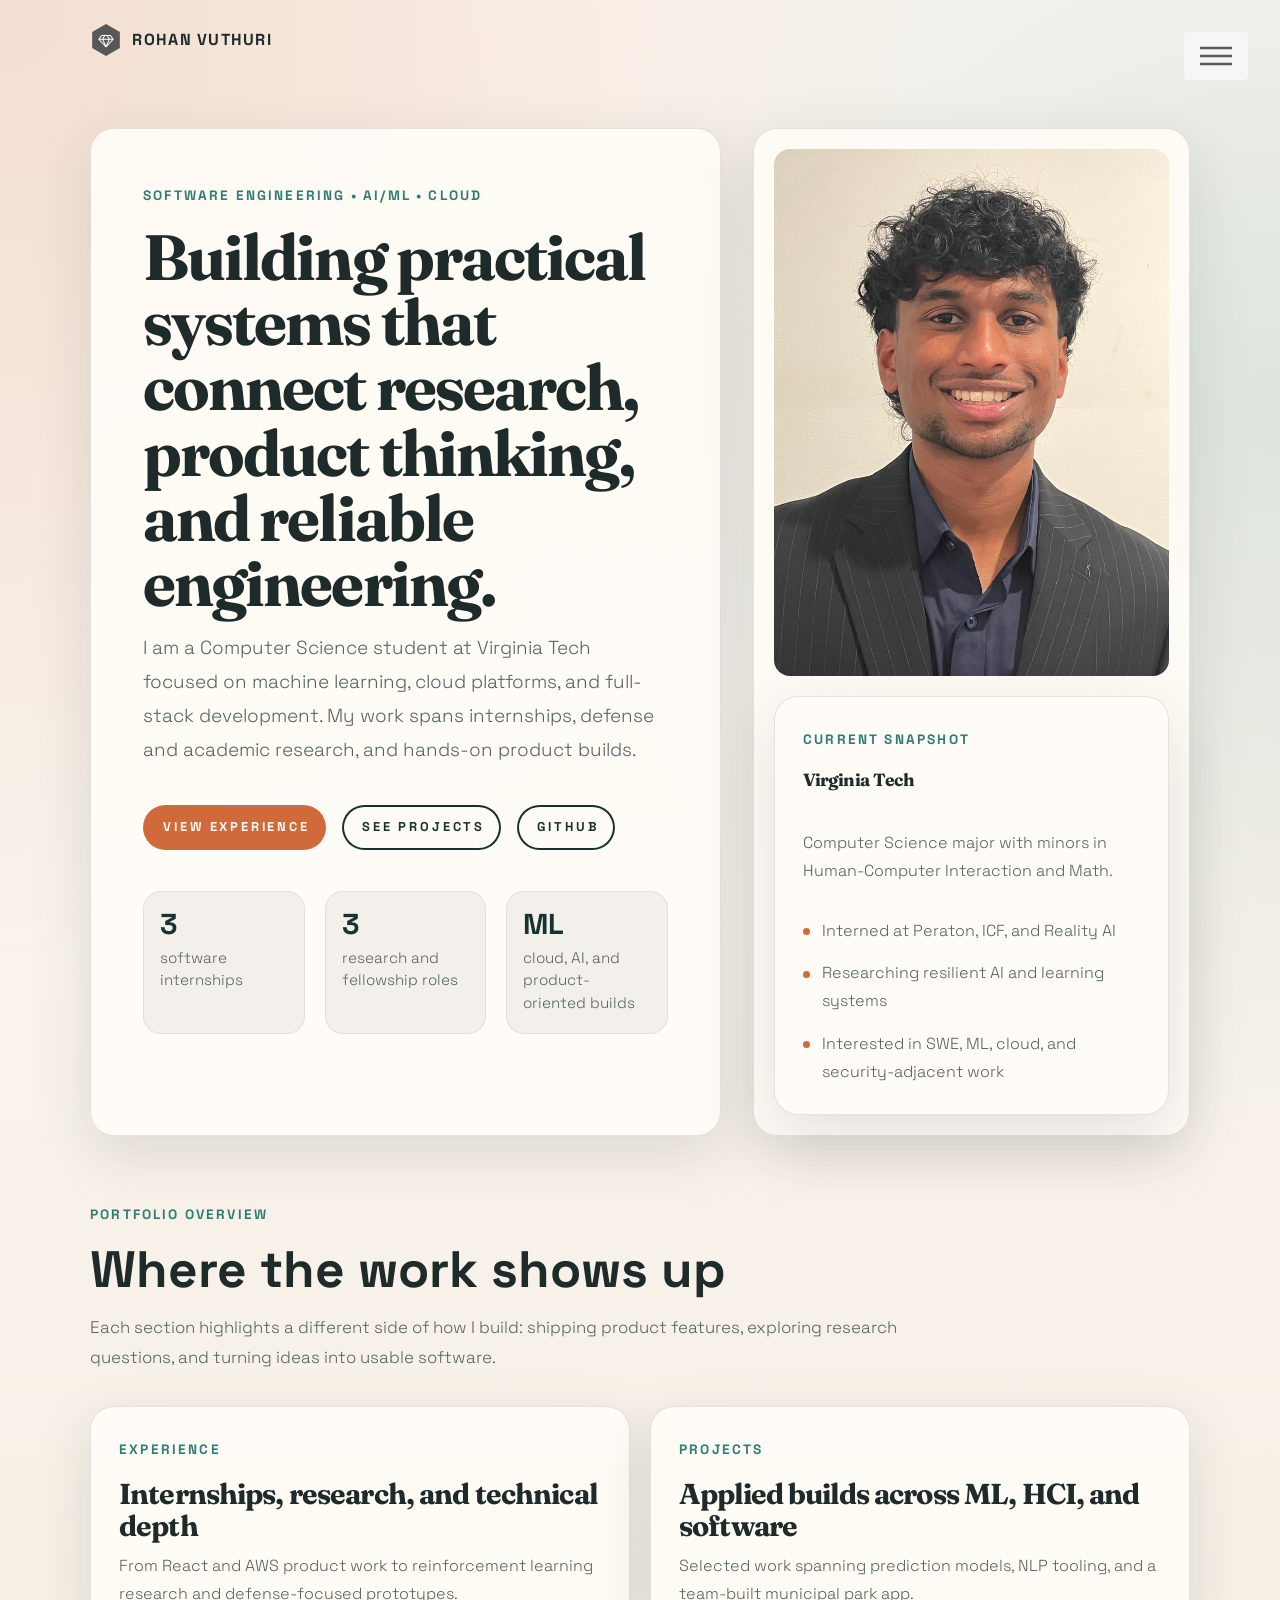
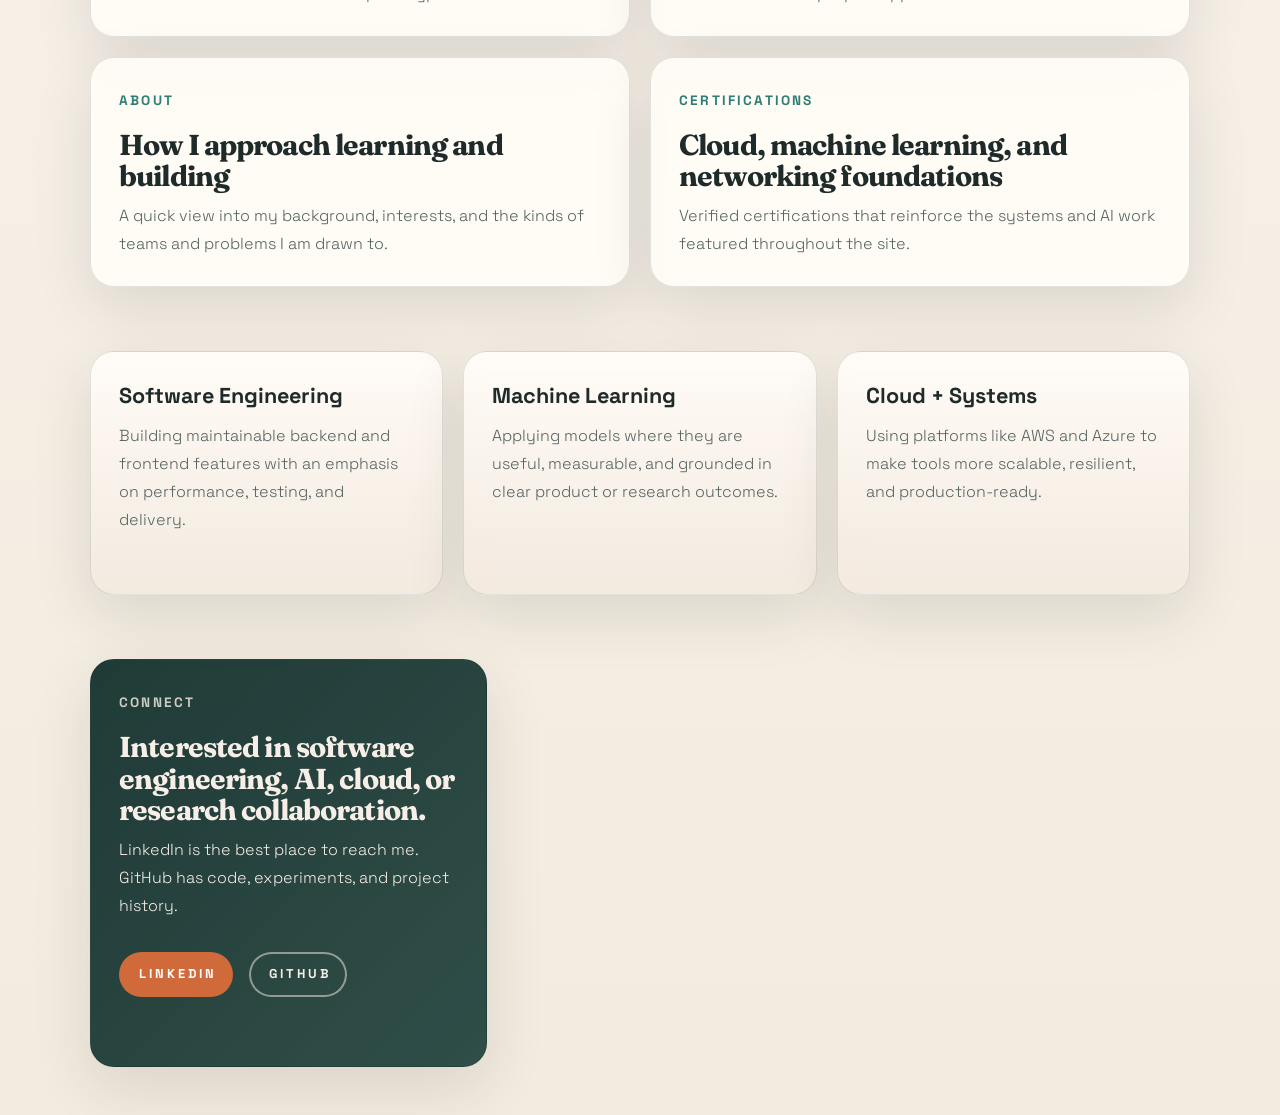
<file: index.html>
<!DOCTYPE HTML>
<!--
	Phantom by HTML5 UP
	html5up.net | @ajlkn
	Free for personal and commercial use under the CCA 3.0 license (html5up.net/license)
-->
<html lang="en">
	<head>
		<title>Rohan Vuthuri | Software Engineer Portfolio</title>
		<meta charset="utf-8" />
		<meta name="viewport" content="width=device-width, initial-scale=1, user-scalable=no" />
		<meta name="description" content="Portfolio for Rohan Vuthuri featuring software engineering experience, machine learning projects, research, and certifications." />
		<link rel="stylesheet" href="assets/css/main.css" />
		<link rel="stylesheet" href="assets/css/custom.css" />
		<noscript><link rel="stylesheet" href="assets/css/noscript.css" /></noscript>
	</head>
	<body class="is-preload page-home">
		<div id="wrapper">
			<header id="header">
				<div class="inner">
					<a href="index.html" class="logo">
						<span class="symbol"><img src="images/logo.svg" alt="Rohan Vuthuri logo" /></span><span class="title">Rohan Vuthuri</span>
					</a>
					<nav>
						<ul>
							<li><a href="#menu">Menu</a></li>
						</ul>
					</nav>
				</div>
			</header>

			<nav id="menu">
				<h2>Menu</h2>
				<ul>
					<li><a href="index.html" aria-current="page">Home</a></li>
					<li><a href="aboutme.html">About Me</a></li>
					<li><a href="experience.html">Experience</a></li>
					<li><a href="projects.html">Projects</a></li>
					<li><a href="certifications.html">Certifications</a></li>
				</ul>
			</nav>

			<div id="main">
				<div class="inner">
					<section class="hero hero-home">
						<div class="hero-copy">
							<p class="eyebrow">Software Engineering • AI/ML • Cloud</p>
							<h1>Building practical systems that connect research, product thinking, and reliable engineering.</h1>
							<p class="lead">I am a Computer Science student at Virginia Tech focused on machine learning, cloud platforms, and full-stack development. My work spans internships, defense and academic research, and hands-on product builds.</p>
							<ul class="actions hero-actions">
								<li><a href="experience.html" class="button primary">View Experience</a></li>
								<li><a href="projects.html" class="button">See Projects</a></li>
								<li><a href="https://github.com/rohanvuthuri" class="button" target="_blank" rel="noreferrer">GitHub</a></li>
							</ul>
							<div class="hero-stats">
								<div class="stat-card">
									<span class="stat-value">3</span>
									<span class="stat-label">software internships</span>
								</div>
								<div class="stat-card">
									<span class="stat-value">3</span>
									<span class="stat-label">research and fellowship roles</span>
								</div>
								<div class="stat-card">
									<span class="stat-value">ML</span>
									<span class="stat-label">cloud, AI, and product-oriented builds</span>
								</div>
							</div>
						</div>
						<aside class="profile-panel">
							<div class="profile-image-wrap">
								<img src="images/Profile.jpeg" alt="Portrait of Rohan Vuthuri" class="profile-image" />
							</div>
							<div class="panel-card">
								<p class="eyebrow">Current Snapshot</p>
								<h2>Virginia Tech</h2>
								<p>Computer Science major with minors in Human-Computer Interaction and Math.</p>
								<ul class="fact-list">
									<li>Interned at Peraton, ICF, and Reality AI</li>
									<li>Researching resilient AI and learning systems</li>
									<li>Interested in SWE, ML, cloud, and security-adjacent work</li>
								</ul>
							</div>
						</aside>
					</section>

					<section class="section-block">
						<div class="section-header">
							<p class="eyebrow">Portfolio Overview</p>
							<h2>Where the work shows up</h2>
							<p class="section-intro">Each section highlights a different side of how I build: shipping product features, exploring research questions, and turning ideas into usable software.</p>
						</div>
						<div class="spotlight-grid">
							<article class="feature-card">
								<p class="card-kicker">Experience</p>
								<h3><a href="experience.html">Internships, research, and technical depth</a></h3>
								<p>From React and AWS product work to reinforcement learning research and defense-focused prototypes.</p>
							</article>
							<article class="feature-card">
								<p class="card-kicker">Projects</p>
								<h3><a href="projects.html">Applied builds across ML, HCI, and software</a></h3>
								<p>Selected work spanning prediction models, NLP tooling, and a team-built municipal park app.</p>
							</article>
							<article class="feature-card">
								<p class="card-kicker">About</p>
								<h3><a href="aboutme.html">How I approach learning and building</a></h3>
								<p>A quick view into my background, interests, and the kinds of teams and problems I am drawn to.</p>
							</article>
							<article class="feature-card">
								<p class="card-kicker">Certifications</p>
								<h3><a href="certifications.html">Cloud, machine learning, and networking foundations</a></h3>
								<p>Verified certifications that reinforce the systems and AI work featured throughout the site.</p>
							</article>
						</div>
					</section>

					<section class="focus-strip">
						<div class="focus-card">
							<h3>Software Engineering</h3>
							<p>Building maintainable backend and frontend features with an emphasis on performance, testing, and delivery.</p>
						</div>
						<div class="focus-card">
							<h3>Machine Learning</h3>
							<p>Applying models where they are useful, measurable, and grounded in clear product or research outcomes.</p>
						</div>
						<div class="focus-card">
							<h3>Cloud + Systems</h3>
							<p>Using platforms like AWS and Azure to make tools more scalable, resilient, and production-ready.</p>
						</div>
					</section>
				</div>
			</div>

			<footer id="footer">
				<div class="inner">
					<div class="site-footer-grid">
						<section class="footer-card footer-cta">
							<p class="eyebrow">Connect</p>
							<h2>Interested in software engineering, AI, cloud, or research collaboration.</h2>
							<p>LinkedIn is the best place to reach me. GitHub has code, experiments, and project history.</p>
							<ul class="actions">
								<li><a href="https://www.linkedin.com/in/rohan-vuthuri/" class="button primary" target="_blank" rel="noreferrer">LinkedIn</a></li>
								<li><a href="https://github.com/rohanvuthuri" class="button" target="_blank" rel="noreferrer">GitHub</a></li>
							</ul>
						</section>
					</div>
				</div>
			</footer>
		</div>

		<script src="assets/js/jquery.min.js"></script>
		<script src="assets/js/browser.min.js"></script>
		<script src="assets/js/breakpoints.min.js"></script>
		<script src="assets/js/util.js"></script>
		<script src="assets/js/main.js"></script>
	</body>
</html>
</file>
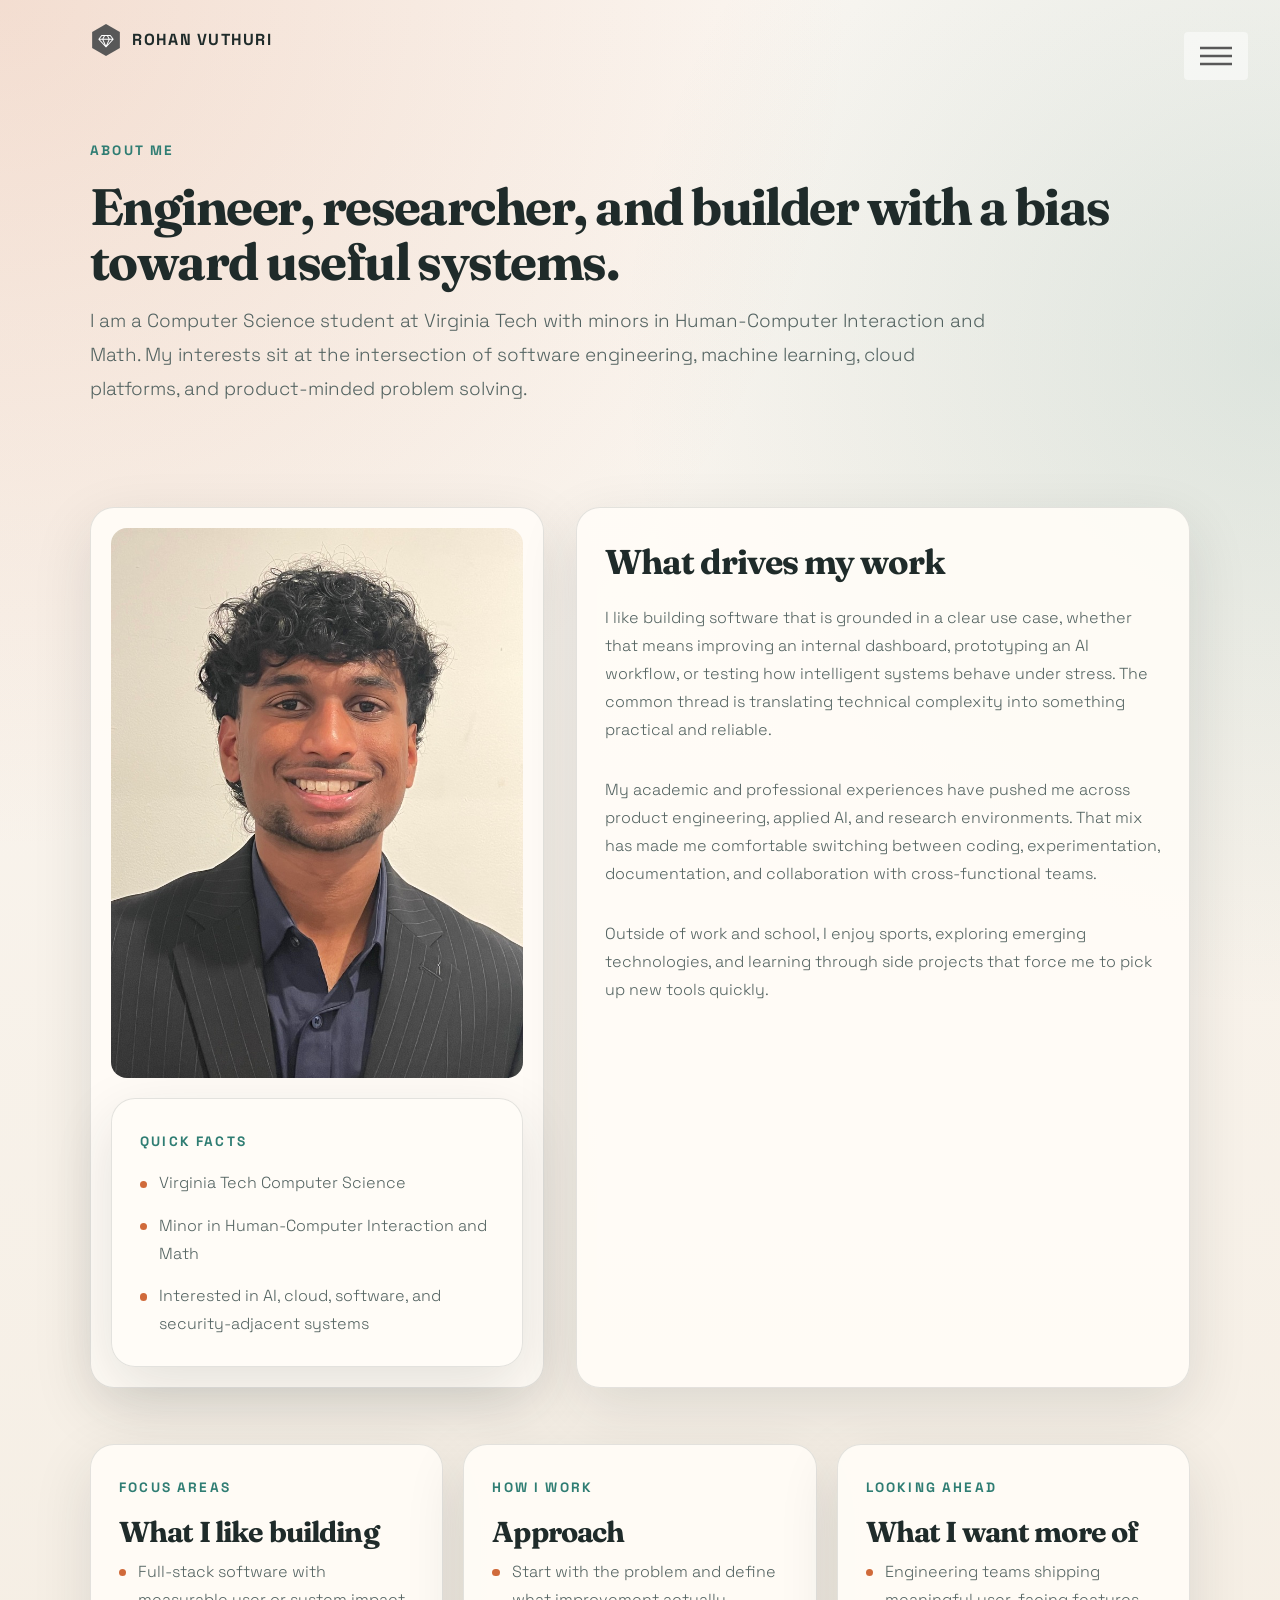
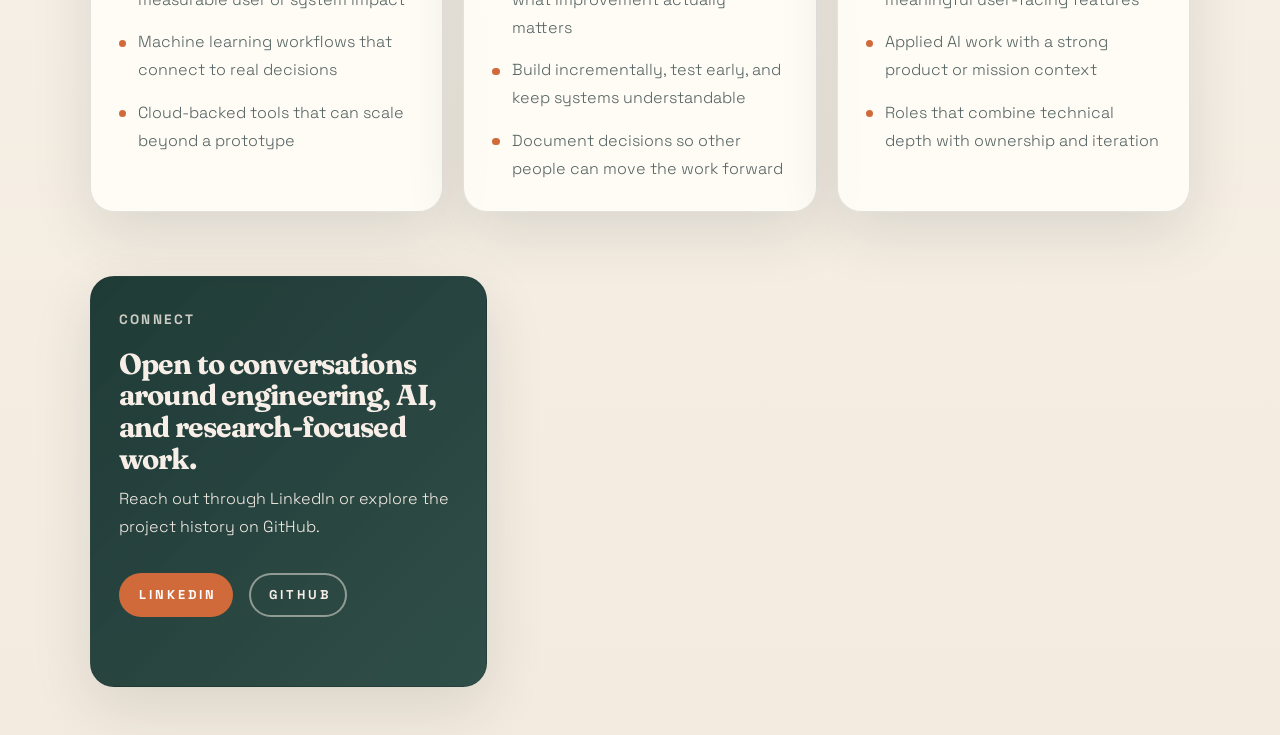
<file: aboutme.html>
<!DOCTYPE HTML>
<!--
	Phantom by HTML5 UP
	html5up.net | @ajlkn
	Free for personal and commercial use under the CCA 3.0 license (html5up.net/license)
-->
<html lang="en">
	<head>
		<title>About Rohan Vuthuri</title>
		<meta charset="utf-8" />
		<meta name="viewport" content="width=device-width, initial-scale=1, user-scalable=no" />
		<meta name="description" content="About Rohan Vuthuri, a Virginia Tech Computer Science student focused on machine learning, cloud computing, and software development." />
		<link rel="stylesheet" href="assets/css/main.css" />
		<link rel="stylesheet" href="assets/css/custom.css" />
		<noscript><link rel="stylesheet" href="assets/css/noscript.css" /></noscript>
	</head>
	<body class="is-preload">
		<div id="wrapper">
			<header id="header">
				<div class="inner">
					<a href="index.html" class="logo">
						<span class="symbol"><img src="images/logo.svg" alt="Rohan Vuthuri logo" /></span><span class="title">Rohan Vuthuri</span>
					</a>
					<nav>
						<ul>
							<li><a href="#menu">Menu</a></li>
						</ul>
					</nav>
				</div>
			</header>

			<nav id="menu">
				<h2>Menu</h2>
				<ul>
					<li><a href="index.html">Home</a></li>
					<li><a href="aboutme.html" aria-current="page">About Me</a></li>
					<li><a href="experience.html">Experience</a></li>
					<li><a href="projects.html">Projects</a></li>
					<li><a href="certifications.html">Certifications</a></li>
				</ul>
			</nav>

			<div id="main">
				<div class="inner">
					<section class="page-intro">
						<p class="eyebrow">About Me</p>
						<h1>Engineer, researcher, and builder with a bias toward useful systems.</h1>
						<p class="lead">I am a Computer Science student at Virginia Tech with minors in Human-Computer Interaction and Math. My interests sit at the intersection of software engineering, machine learning, cloud platforms, and product-minded problem solving.</p>
					</section>

					<section class="about-layout">
						<aside class="profile-panel">
							<div class="profile-image-wrap profile-image-wrap-large">
								<img src="images/Profile.jpeg" alt="Portrait of Rohan Vuthuri" class="profile-image" />
							</div>
							<div class="panel-card">
								<p class="eyebrow">Quick Facts</p>
								<ul class="fact-list">
									<li>Virginia Tech Computer Science</li>
									<li>Minor in Human-Computer Interaction and Math</li>
									<li>Interested in AI, cloud, software, and security-adjacent systems</li>
								</ul>
							</div>
						</aside>
						<div class="bio-card">
							<h2>What drives my work</h2>
							<p>I like building software that is grounded in a clear use case, whether that means improving an internal dashboard, prototyping an AI workflow, or testing how intelligent systems behave under stress. The common thread is translating technical complexity into something practical and reliable.</p>
							<p>My academic and professional experiences have pushed me across product engineering, applied AI, and research environments. That mix has made me comfortable switching between coding, experimentation, documentation, and collaboration with cross-functional teams.</p>
							<p>Outside of work and school, I enjoy sports, exploring emerging technologies, and learning through side projects that force me to pick up new tools quickly.</p>
						</div>
					</section>

					<section class="detail-grid">
						<article class="detail-card">
							<p class="card-kicker">Focus Areas</p>
							<h3>What I like building</h3>
							<ul class="impact-list">
								<li>Full-stack software with measurable user or system impact</li>
								<li>Machine learning workflows that connect to real decisions</li>
								<li>Cloud-backed tools that can scale beyond a prototype</li>
							</ul>
						</article>
						<article class="detail-card">
							<p class="card-kicker">How I Work</p>
							<h3>Approach</h3>
							<ul class="impact-list">
								<li>Start with the problem and define what improvement actually matters</li>
								<li>Build incrementally, test early, and keep systems understandable</li>
								<li>Document decisions so other people can move the work forward</li>
							</ul>
						</article>
						<article class="detail-card">
							<p class="card-kicker">Looking Ahead</p>
							<h3>What I want more of</h3>
							<ul class="impact-list">
								<li>Engineering teams shipping meaningful user-facing features</li>
								<li>Applied AI work with a strong product or mission context</li>
								<li>Roles that combine technical depth with ownership and iteration</li>
							</ul>
						</article>
					</section>
				</div>
			</div>

			<footer id="footer">
				<div class="inner">
					<div class="site-footer-grid">
						<section class="footer-card footer-cta">
							<p class="eyebrow">Connect</p>
							<h2>Open to conversations around engineering, AI, and research-focused work.</h2>
							<p>Reach out through LinkedIn or explore the project history on GitHub.</p>
							<ul class="actions">
								<li><a href="https://www.linkedin.com/in/rohan-vuthuri/" class="button primary" target="_blank" rel="noreferrer">LinkedIn</a></li>
								<li><a href="https://github.com/rohanvuthuri" class="button" target="_blank" rel="noreferrer">GitHub</a></li>
							</ul>
						</section>
					</div>
				</div>
			</footer>
		</div>

		<script src="assets/js/jquery.min.js"></script>
		<script src="assets/js/browser.min.js"></script>
		<script src="assets/js/breakpoints.min.js"></script>
		<script src="assets/js/util.js"></script>
		<script src="assets/js/main.js"></script>
	</body>
</html>
</file>
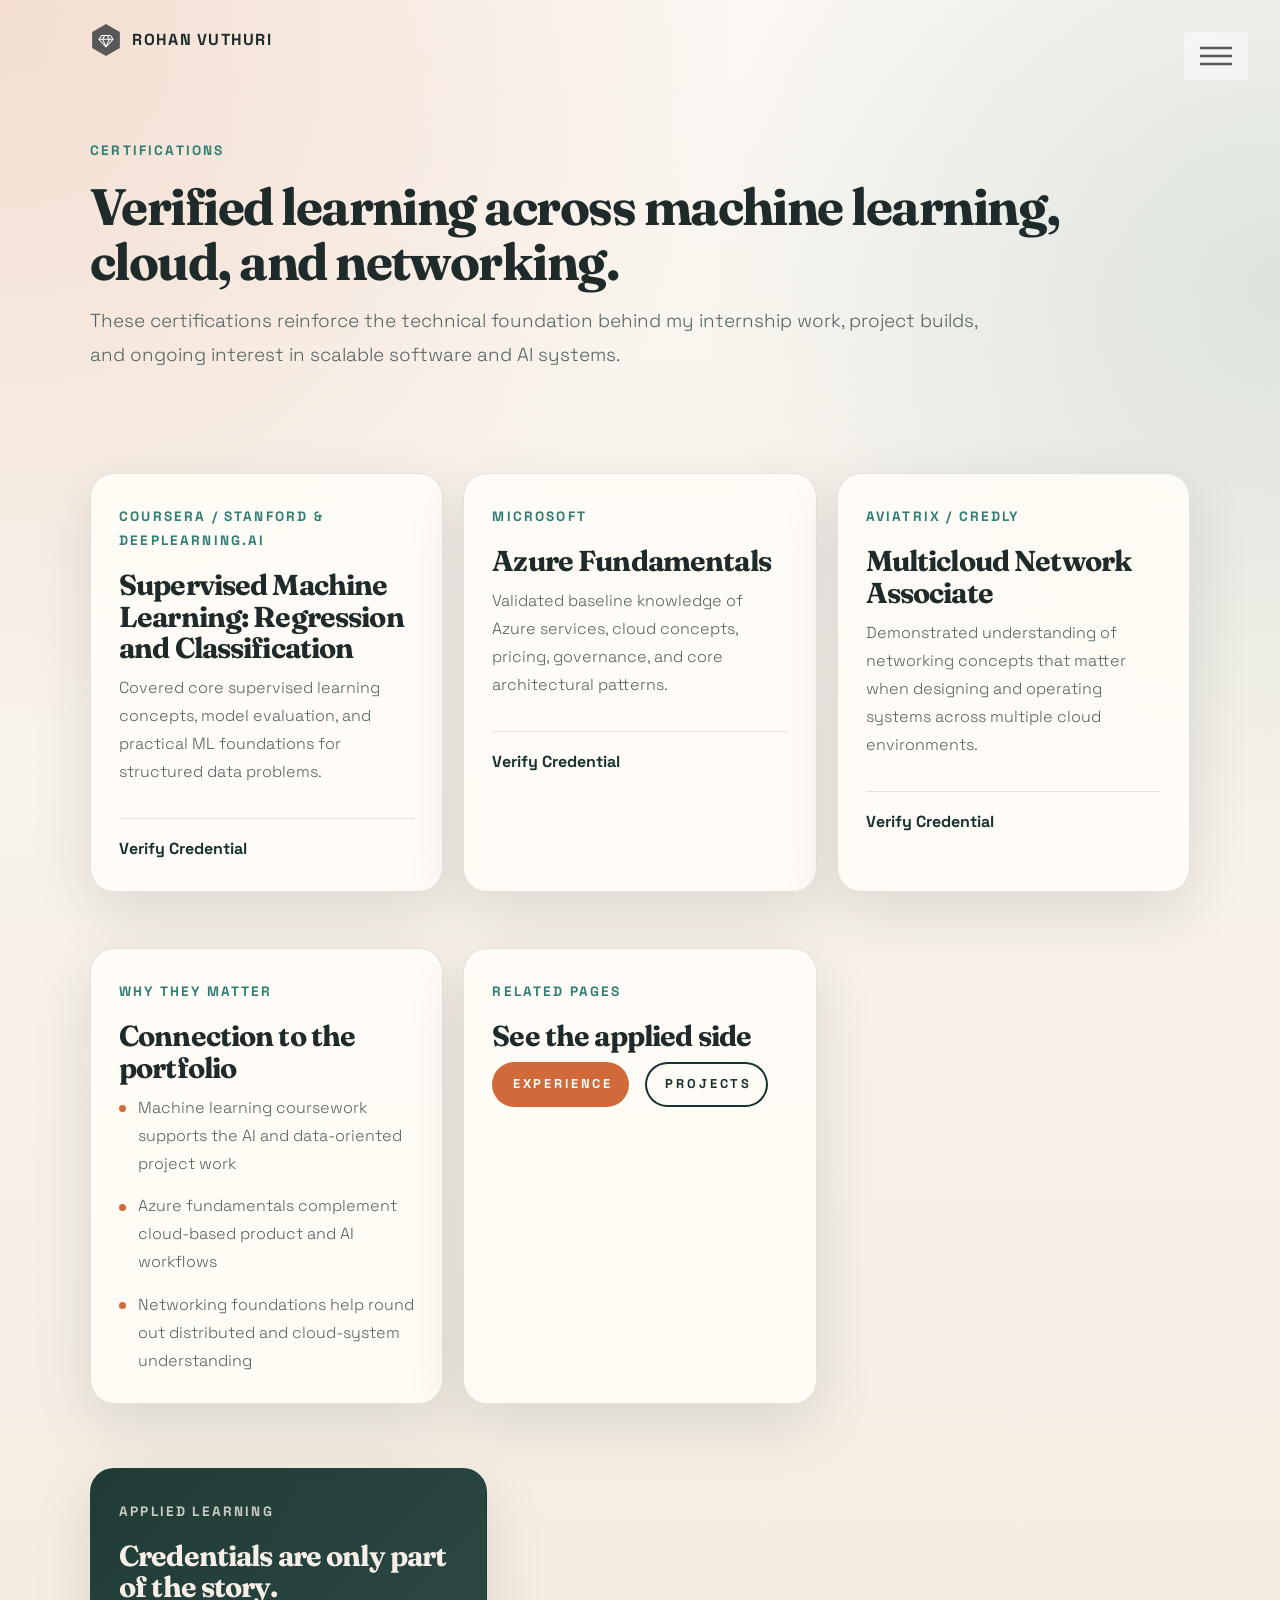
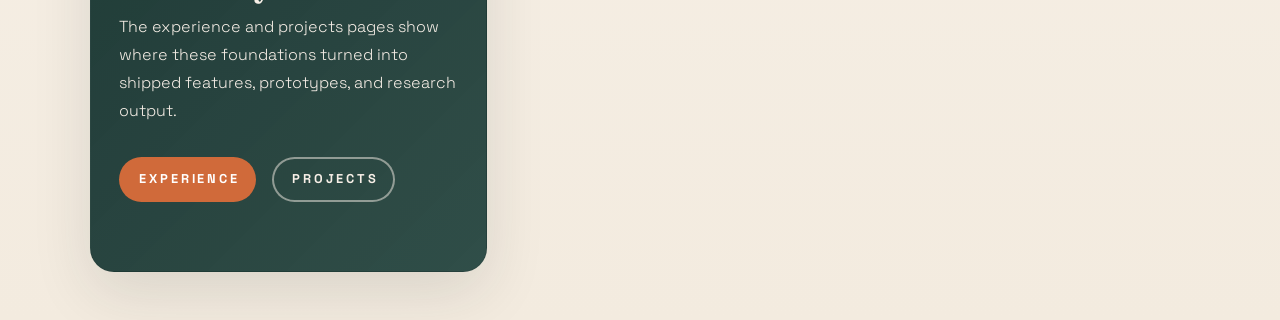
<file: certifications.html>
<!DOCTYPE HTML>
<!--
	Phantom by HTML5 UP
	html5up.net | @ajlkn
	Free for personal and commercial use under the CCA 3.0 license (html5up.net/license)
-->
<html lang="en">
	<head>
		<title>Certifications | Rohan Vuthuri</title>
		<meta charset="utf-8" />
		<meta name="viewport" content="width=device-width, initial-scale=1, user-scalable=no" />
		<meta name="description" content="Certifications earned by Rohan Vuthuri across machine learning, Azure cloud fundamentals, and networking." />
		<link rel="stylesheet" href="assets/css/main.css" />
		<link rel="stylesheet" href="assets/css/custom.css" />
		<noscript><link rel="stylesheet" href="assets/css/noscript.css" /></noscript>
	</head>
	<body class="is-preload">
		<div id="wrapper">
			<header id="header">
				<div class="inner">
					<a href="index.html" class="logo">
						<span class="symbol"><img src="images/logo.svg" alt="Rohan Vuthuri logo" /></span><span class="title">Rohan Vuthuri</span>
					</a>
					<nav>
						<ul>
							<li><a href="#menu">Menu</a></li>
						</ul>
					</nav>
				</div>
			</header>

			<nav id="menu">
				<h2>Menu</h2>
				<ul>
					<li><a href="index.html">Home</a></li>
					<li><a href="aboutme.html">About Me</a></li>
					<li><a href="experience.html">Experience</a></li>
					<li><a href="projects.html">Projects</a></li>
					<li><a href="certifications.html" aria-current="page">Certifications</a></li>
				</ul>
			</nav>

			<div id="main">
				<div class="inner">
					<section class="page-intro">
						<p class="eyebrow">Certifications</p>
						<h1>Verified learning across machine learning, cloud, and networking.</h1>
						<p class="lead">These certifications reinforce the technical foundation behind my internship work, project builds, and ongoing interest in scalable software and AI systems.</p>
					</section>

					<section class="cert-grid">
						<article class="cert-card">
							<p class="card-kicker">Coursera / Stanford &amp; DeepLearning.AI</p>
							<h2>Supervised Machine Learning: Regression and Classification</h2>
							<p>Covered core supervised learning concepts, model evaluation, and practical ML foundations for structured data problems.</p>
							<div class="card-footer">
								<a href="https://www.coursera.org/account/accomplishments/verify/8PU83XEKJ97Y" target="_blank" rel="noreferrer">Verify Credential</a>
							</div>
						</article>

						<article class="cert-card">
							<p class="card-kicker">Microsoft</p>
							<h2>Azure Fundamentals</h2>
							<p>Validated baseline knowledge of Azure services, cloud concepts, pricing, governance, and core architectural patterns.</p>
							<div class="card-footer">
								<a href="https://learn.microsoft.com/en-us/users/rohanvuthuri-3556/credentials/80da9455d959db24?ref=https%3A%2F%2Fwww.linkedin.com%2F" target="_blank" rel="noreferrer">Verify Credential</a>
							</div>
						</article>

						<article class="cert-card">
							<p class="card-kicker">Aviatrix / Credly</p>
							<h2>Multicloud Network Associate</h2>
							<p>Demonstrated understanding of networking concepts that matter when designing and operating systems across multiple cloud environments.</p>
							<div class="card-footer">
								<a href="https://www.credly.com/badges/32128061-4f5d-4d9d-bfc5-4a6bb08ecc81" target="_blank" rel="noreferrer">Verify Credential</a>
							</div>
						</article>
					</section>

					<section class="detail-grid">
						<article class="detail-card">
							<p class="card-kicker">Why They Matter</p>
							<h3>Connection to the portfolio</h3>
							<ul class="impact-list">
								<li>Machine learning coursework supports the AI and data-oriented project work</li>
								<li>Azure fundamentals complement cloud-based product and AI workflows</li>
								<li>Networking foundations help round out distributed and cloud-system understanding</li>
							</ul>
						</article>
						<article class="detail-card">
							<p class="card-kicker">Related Pages</p>
							<h3>See the applied side</h3>
							<ul class="actions">
								<li><a href="experience.html" class="button primary">Experience</a></li>
								<li><a href="projects.html" class="button">Projects</a></li>
							</ul>
						</article>
					</section>
				</div>
			</div>

			<footer id="footer">
				<div class="inner">
					<div class="site-footer-grid">
						<section class="footer-card footer-cta">
							<p class="eyebrow">Applied Learning</p>
							<h2>Credentials are only part of the story.</h2>
							<p>The experience and projects pages show where these foundations turned into shipped features, prototypes, and research output.</p>
							<ul class="actions">
								<li><a href="experience.html" class="button primary">Experience</a></li>
								<li><a href="projects.html" class="button">Projects</a></li>
							</ul>
						</section>
					</div>
				</div>
			</footer>
		</div>

		<script src="assets/js/jquery.min.js"></script>
		<script src="assets/js/browser.min.js"></script>
		<script src="assets/js/breakpoints.min.js"></script>
		<script src="assets/js/util.js"></script>
		<script src="assets/js/main.js"></script>
	</body>
</html>
</file>
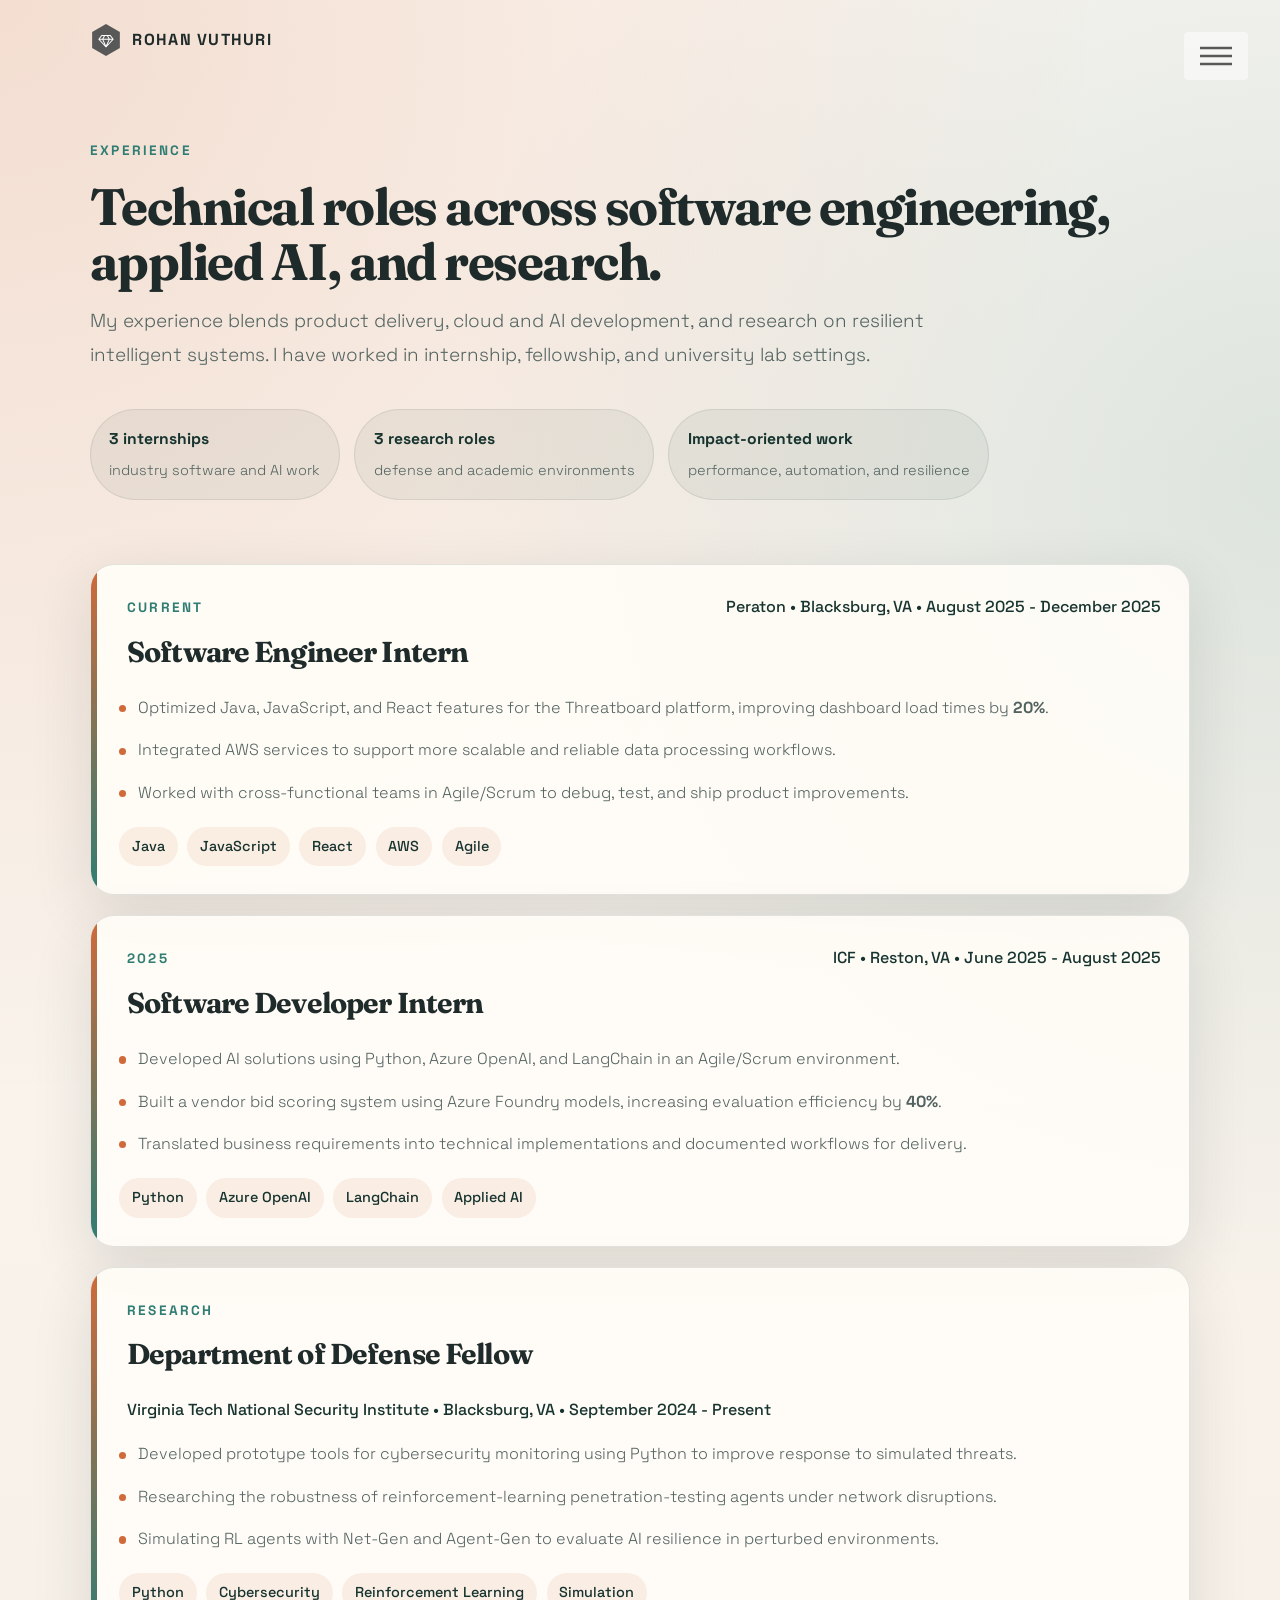
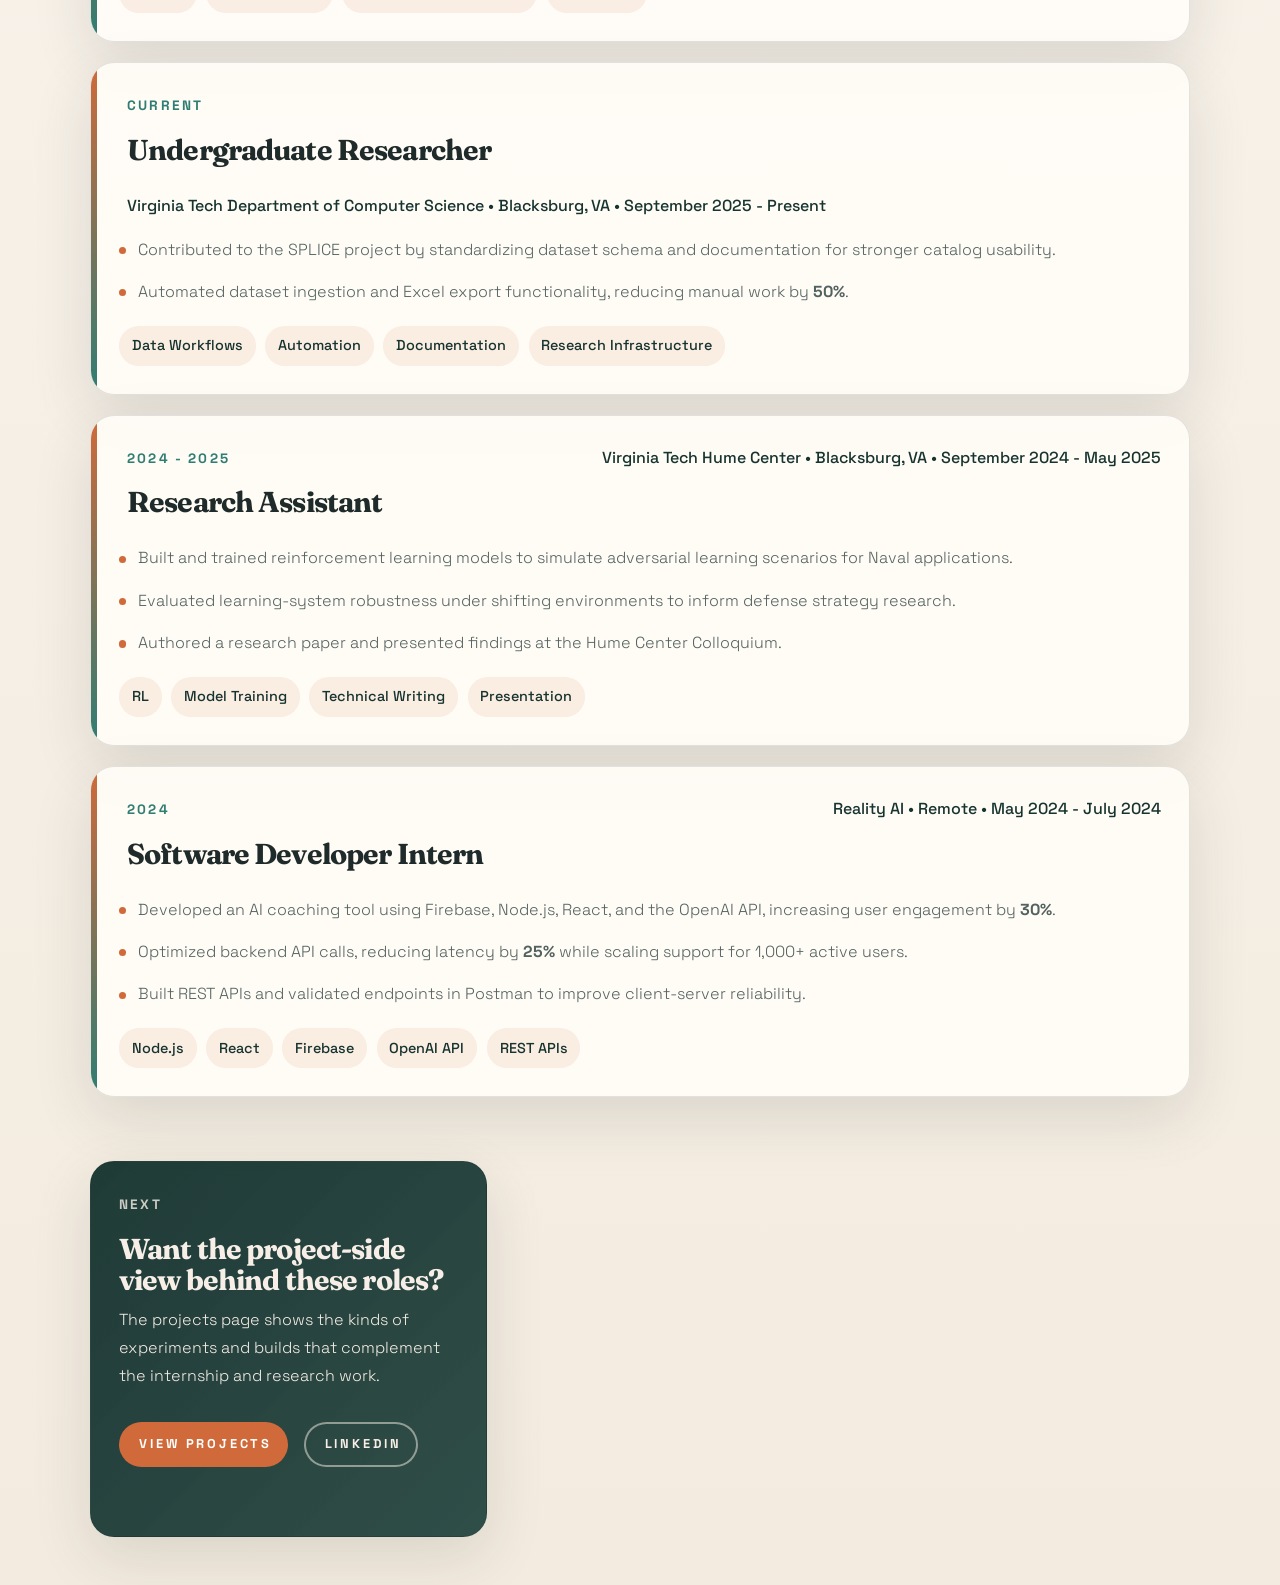
<file: experience.html>
<!DOCTYPE HTML>
<!--
	Phantom by HTML5 UP
	html5up.net | @ajlkn
	Free for personal and commercial use under the CCA 3.0 license (html5up.net/license)
-->
<html lang="en">
	<head>
		<title>Experience | Rohan Vuthuri</title>
		<meta charset="utf-8" />
		<meta name="viewport" content="width=device-width, initial-scale=1, user-scalable=no" />
		<meta name="description" content="Work experience, internships, fellowships, and research roles for Rohan Vuthuri." />
		<link rel="stylesheet" href="assets/css/main.css" />
		<link rel="stylesheet" href="assets/css/custom.css" />
		<noscript><link rel="stylesheet" href="assets/css/noscript.css" /></noscript>
	</head>
	<body class="is-preload">
		<div id="wrapper">
			<header id="header">
				<div class="inner">
					<a href="index.html" class="logo">
						<span class="symbol"><img src="images/logo.svg" alt="Rohan Vuthuri logo" /></span><span class="title">Rohan Vuthuri</span>
					</a>
					<nav>
						<ul>
							<li><a href="#menu">Menu</a></li>
						</ul>
					</nav>
				</div>
			</header>

			<nav id="menu">
				<h2>Menu</h2>
				<ul>
					<li><a href="index.html">Home</a></li>
					<li><a href="aboutme.html">About Me</a></li>
					<li><a href="experience.html" aria-current="page">Experience</a></li>
					<li><a href="projects.html">Projects</a></li>
					<li><a href="certifications.html">Certifications</a></li>
				</ul>
			</nav>

			<div id="main">
				<div class="inner">
					<section class="page-intro">
						<p class="eyebrow">Experience</p>
						<h1>Technical roles across software engineering, applied AI, and research.</h1>
						<p class="lead">My experience blends product delivery, cloud and AI development, and research on resilient intelligent systems. I have worked in internship, fellowship, and university lab settings.</p>
						<div class="metrics-row">
							<div class="metric-pill"><strong>3 internships</strong><span>industry software and AI work</span></div>
							<div class="metric-pill"><strong>3 research roles</strong><span>defense and academic environments</span></div>
							<div class="metric-pill"><strong>Impact-oriented work</strong><span>performance, automation, and resilience</span></div>
						</div>
					</section>

					<section class="timeline">
						<article class="timeline-card">
							<div class="timeline-header">
								<div>
									<p class="card-kicker">Current</p>
									<h2>Software Engineer Intern</h2>
								</div>
								<p class="timeline-meta">Peraton • Blacksburg, VA • August 2025 - December 2025</p>
							</div>
							<ul class="impact-list">
								<li>Optimized Java, JavaScript, and React features for the Threatboard platform, improving dashboard load times by <strong>20%</strong>.</li>
								<li>Integrated AWS services to support more scalable and reliable data processing workflows.</li>
								<li>Worked with cross-functional teams in Agile/Scrum to debug, test, and ship product improvements.</li>
							</ul>
							<ul class="chip-list">
								<li>Java</li>
								<li>JavaScript</li>
								<li>React</li>
								<li>AWS</li>
								<li>Agile</li>
							</ul>
						</article>

						<article class="timeline-card">
							<div class="timeline-header">
								<div>
									<p class="card-kicker">2025</p>
									<h2>Software Developer Intern</h2>
								</div>
								<p class="timeline-meta">ICF • Reston, VA • June 2025 - August 2025</p>
							</div>
							<ul class="impact-list">
								<li>Developed AI solutions using Python, Azure OpenAI, and LangChain in an Agile/Scrum environment.</li>
								<li>Built a vendor bid scoring system using Azure Foundry models, increasing evaluation efficiency by <strong>40%</strong>.</li>
								<li>Translated business requirements into technical implementations and documented workflows for delivery.</li>
							</ul>
							<ul class="chip-list">
								<li>Python</li>
								<li>Azure OpenAI</li>
								<li>LangChain</li>
								<li>Applied AI</li>
							</ul>
						</article>

						<article class="timeline-card">
							<div class="timeline-header">
								<div>
									<p class="card-kicker">Research</p>
									<h2>Department of Defense Fellow</h2>
								</div>
								<p class="timeline-meta">Virginia Tech National Security Institute • Blacksburg, VA • September 2024 - Present</p>
							</div>
							<ul class="impact-list">
								<li>Developed prototype tools for cybersecurity monitoring using Python to improve response to simulated threats.</li>
								<li>Researching the robustness of reinforcement-learning penetration-testing agents under network disruptions.</li>
								<li>Simulating RL agents with Net-Gen and Agent-Gen to evaluate AI resilience in perturbed environments.</li>
							</ul>
							<ul class="chip-list">
								<li>Python</li>
								<li>Cybersecurity</li>
								<li>Reinforcement Learning</li>
								<li>Simulation</li>
							</ul>
						</article>

						<article class="timeline-card">
							<div class="timeline-header">
								<div>
									<p class="card-kicker">Current</p>
									<h2>Undergraduate Researcher</h2>
								</div>
								<p class="timeline-meta">Virginia Tech Department of Computer Science • Blacksburg, VA • September 2025 - Present</p>
							</div>
							<ul class="impact-list">
								<li>Contributed to the SPLICE project by standardizing dataset schema and documentation for stronger catalog usability.</li>
								<li>Automated dataset ingestion and Excel export functionality, reducing manual work by <strong>50%</strong>.</li>
							</ul>
							<ul class="chip-list">
								<li>Data Workflows</li>
								<li>Automation</li>
								<li>Documentation</li>
								<li>Research Infrastructure</li>
							</ul>
						</article>


						<article class="timeline-card">
							<div class="timeline-header">
								<div>
									<p class="card-kicker">2024 - 2025</p>
									<h2>Research Assistant</h2>
								</div>
								<p class="timeline-meta">Virginia Tech Hume Center • Blacksburg, VA • September 2024 - May 2025</p>
							</div>
							<ul class="impact-list">
								<li>Built and trained reinforcement learning models to simulate adversarial learning scenarios for Naval applications.</li>
								<li>Evaluated learning-system robustness under shifting environments to inform defense strategy research.</li>
								<li>Authored a research paper and presented findings at the Hume Center Colloquium.</li>
							</ul>
							<ul class="chip-list">
								<li>RL</li>
								<li>Model Training</li>
								<li>Technical Writing</li>
								<li>Presentation</li>
							</ul>
						</article>

						<article class="timeline-card">
							<div class="timeline-header">
								<div>
									<p class="card-kicker">2024</p>
									<h2>Software Developer Intern</h2>
								</div>
								<p class="timeline-meta">Reality AI • Remote • May 2024 - July 2024</p>
							</div>
							<ul class="impact-list">
								<li>Developed an AI coaching tool using Firebase, Node.js, React, and the OpenAI API, increasing user engagement by <strong>30%</strong>.</li>
								<li>Optimized backend API calls, reducing latency by <strong>25%</strong> while scaling support for 1,000+ active users.</li>
								<li>Built REST APIs and validated endpoints in Postman to improve client-server reliability.</li>
							</ul>
							<ul class="chip-list">
								<li>Node.js</li>
								<li>React</li>
								<li>Firebase</li>
								<li>OpenAI API</li>
								<li>REST APIs</li>
							</ul>
						</article>
					</section>
				</div>
			</div>

			<footer id="footer">
				<div class="inner">
					<div class="site-footer-grid">
						<section class="footer-card footer-cta">
							<p class="eyebrow">Next</p>
							<h2>Want the project-side view behind these roles?</h2>
							<p>The projects page shows the kinds of experiments and builds that complement the internship and research work.</p>
							<ul class="actions">
								<li><a href="projects.html" class="button primary">View Projects</a></li>
								<li><a href="https://www.linkedin.com/in/rohan-vuthuri/" class="button" target="_blank" rel="noreferrer">LinkedIn</a></li>
							</ul>
						</section>
					</div>
				</div>
			</footer>
		</div>

		<script src="assets/js/jquery.min.js"></script>
		<script src="assets/js/browser.min.js"></script>
		<script src="assets/js/breakpoints.min.js"></script>
		<script src="assets/js/util.js"></script>
		<script src="assets/js/main.js"></script>
	</body>
</html>
</file>
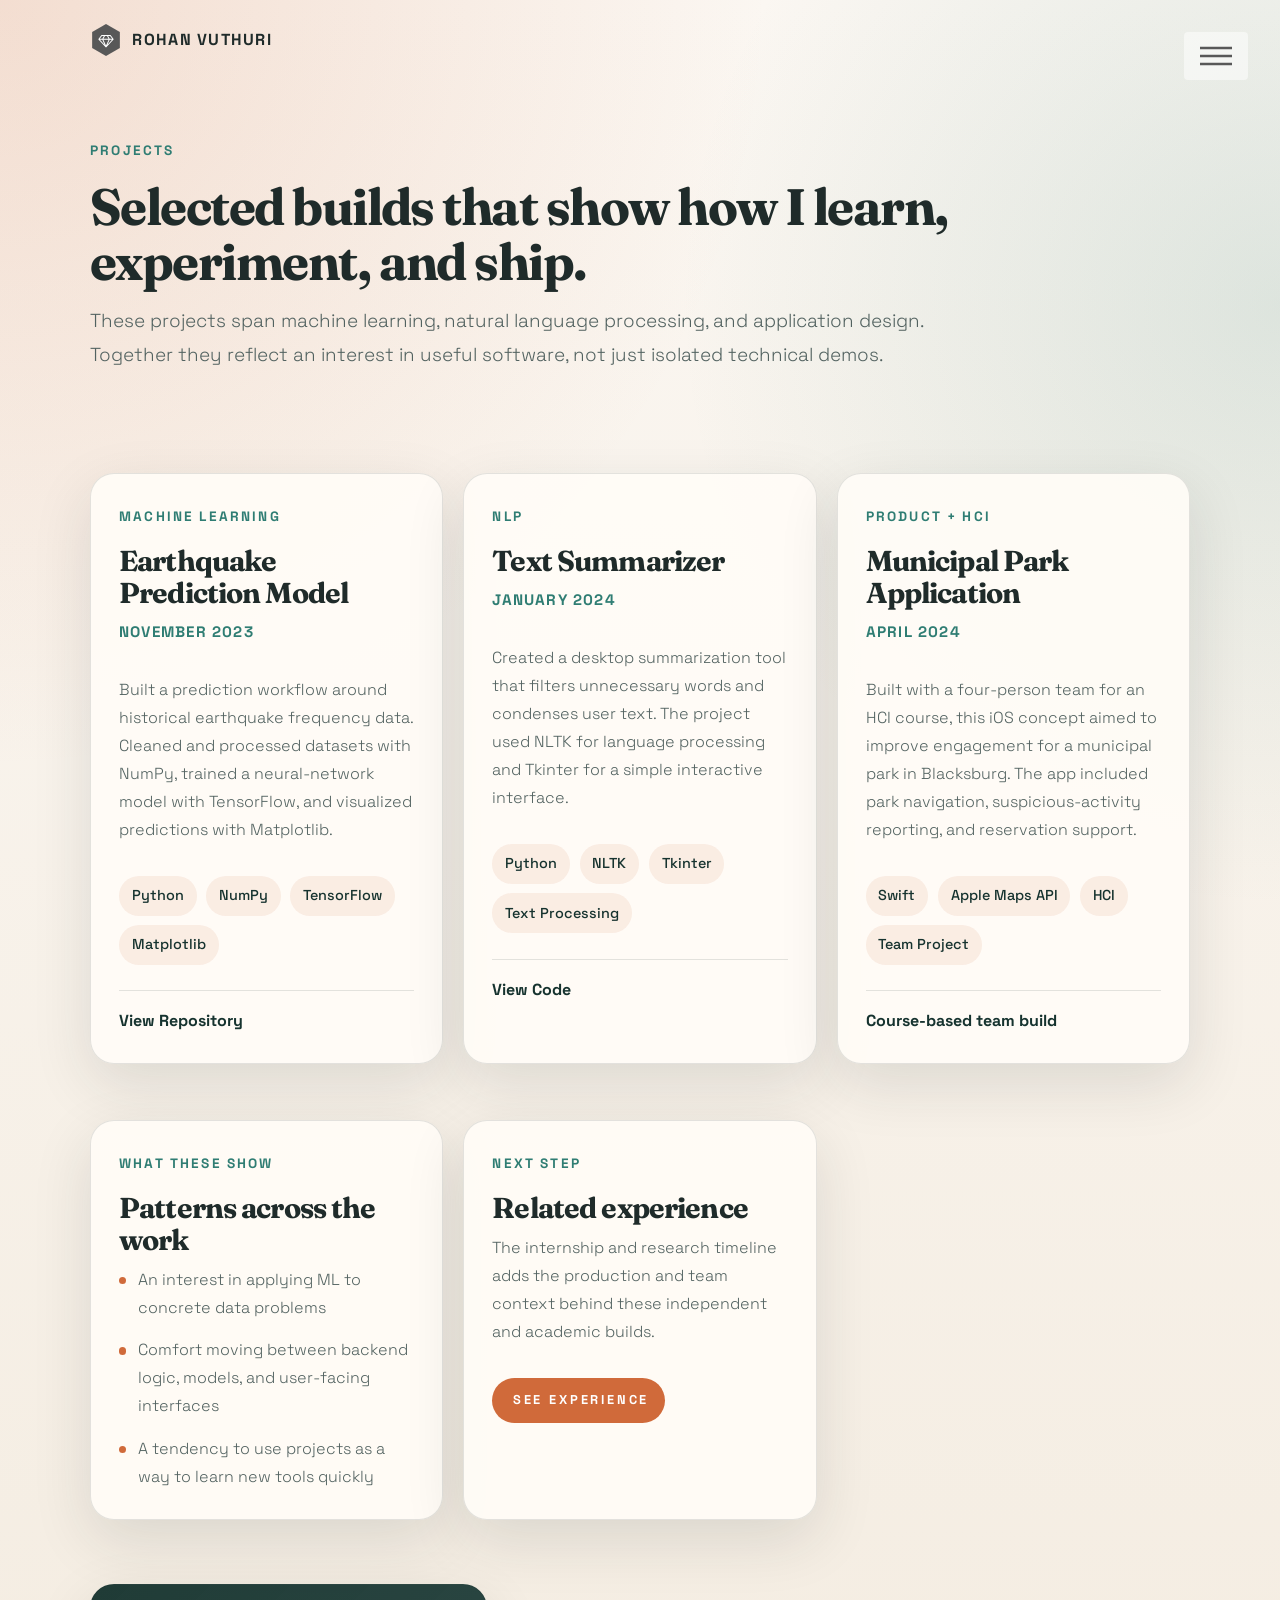
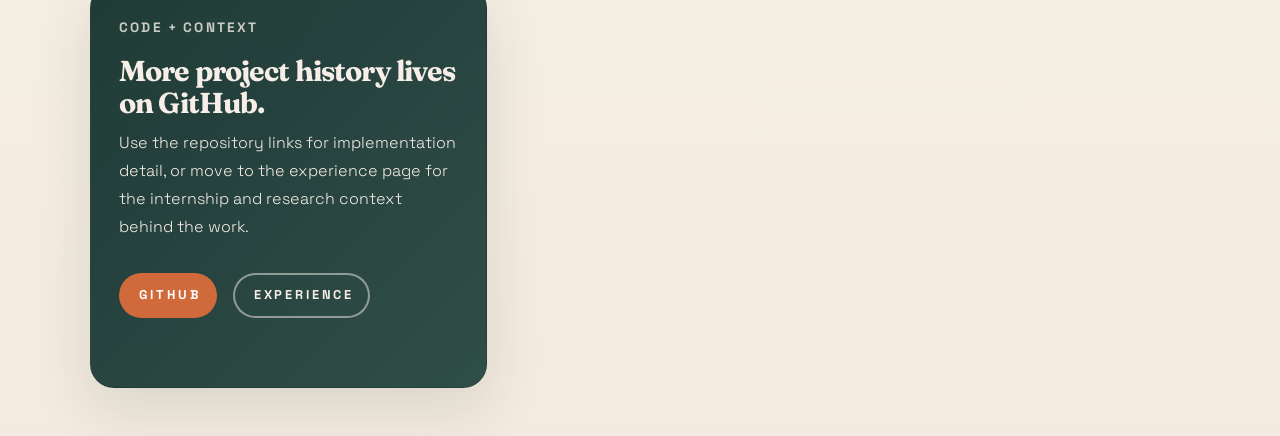
<file: projects.html>
<!DOCTYPE HTML>
<!--
	Phantom by HTML5 UP
	html5up.net | @ajlkn
	Free for personal and commercial use under the CCA 3.0 license (html5up.net/license)
-->
<html lang="en">
	<head>
		<title>Projects | Rohan Vuthuri</title>
		<meta charset="utf-8" />
		<meta name="viewport" content="width=device-width, initial-scale=1, user-scalable=no" />
		<meta name="description" content="Selected projects by Rohan Vuthuri across machine learning, natural language processing, and application development." />
		<link rel="stylesheet" href="assets/css/main.css" />
		<link rel="stylesheet" href="assets/css/custom.css" />
		<noscript><link rel="stylesheet" href="assets/css/noscript.css" /></noscript>
	</head>
	<body class="is-preload">
		<div id="wrapper">
			<header id="header">
				<div class="inner">
					<a href="index.html" class="logo">
						<span class="symbol"><img src="images/logo.svg" alt="Rohan Vuthuri logo" /></span><span class="title">Rohan Vuthuri</span>
					</a>
					<nav>
						<ul>
							<li><a href="#menu">Menu</a></li>
						</ul>
					</nav>
				</div>
			</header>

			<nav id="menu">
				<h2>Menu</h2>
				<ul>
					<li><a href="index.html">Home</a></li>
					<li><a href="aboutme.html">About Me</a></li>
					<li><a href="experience.html">Experience</a></li>
					<li><a href="projects.html" aria-current="page">Projects</a></li>
					<li><a href="certifications.html">Certifications</a></li>
				</ul>
			</nav>

			<div id="main">
				<div class="inner">
					<section class="page-intro">
						<p class="eyebrow">Projects</p>
						<h1>Selected builds that show how I learn, experiment, and ship.</h1>
						<p class="lead">These projects span machine learning, natural language processing, and application design. Together they reflect an interest in useful software, not just isolated technical demos.</p>
					</section>

					<section class="project-grid">
						<article class="project-card">
							<p class="card-kicker">Machine Learning</p>
							<h2>Earthquake Prediction Model</h2>
							<p class="project-date">November 2023</p>
							<p>Built a prediction workflow around historical earthquake frequency data. Cleaned and processed datasets with NumPy, trained a neural-network model with TensorFlow, and visualized predictions with Matplotlib.</p>
							<ul class="chip-list">
								<li>Python</li>
								<li>NumPy</li>
								<li>TensorFlow</li>
								<li>Matplotlib</li>
							</ul>
							<div class="card-footer">
								<a href="https://github.com/rohanvuthuri/Individual-Projects/tree/main/Earthquake%20Prediction%20Model" target="_blank" rel="noreferrer">View Repository</a>
							</div>
						</article>

						<article class="project-card">
							<p class="card-kicker">NLP</p>
							<h2>Text Summarizer</h2>
							<p class="project-date">January 2024</p>
							<p>Created a desktop summarization tool that filters unnecessary words and condenses user text. The project used NLTK for language processing and Tkinter for a simple interactive interface.</p>
							<ul class="chip-list">
								<li>Python</li>
								<li>NLTK</li>
								<li>Tkinter</li>
								<li>Text Processing</li>
							</ul>
							<div class="card-footer">
								<a href="https://github.com/rohanvuthuri/Individual-Projects/blob/main/TextSummarizer.py" target="_blank" rel="noreferrer">View Code</a>
							</div>
						</article>

						<article class="project-card">
							<p class="card-kicker">Product + HCI</p>
							<h2>Municipal Park Application</h2>
							<p class="project-date">April 2024</p>
							<p>Built with a four-person team for an HCI course, this iOS concept aimed to improve engagement for a municipal park in Blacksburg. The app included park navigation, suspicious-activity reporting, and reservation support.</p>
							<ul class="chip-list">
								<li>Swift</li>
								<li>Apple Maps API</li>
								<li>HCI</li>
								<li>Team Project</li>
							</ul>
							<div class="card-footer">
								<span>Course-based team build</span>
							</div>
						</article>
					</section>

					<section class="detail-grid">
						<article class="detail-card">
							<p class="card-kicker">What These Show</p>
							<h3>Patterns across the work</h3>
							<ul class="impact-list">
								<li>An interest in applying ML to concrete data problems</li>
								<li>Comfort moving between backend logic, models, and user-facing interfaces</li>
								<li>A tendency to use projects as a way to learn new tools quickly</li>
							</ul>
						</article>
						<article class="detail-card">
							<p class="card-kicker">Next Step</p>
							<h3>Related experience</h3>
							<p>The internship and research timeline adds the production and team context behind these independent and academic builds.</p>
							<ul class="actions">
								<li><a href="experience.html" class="button primary">See Experience</a></li>
							</ul>
						</article>
					</section>
				</div>
			</div>

			<footer id="footer">
				<div class="inner">
					<div class="site-footer-grid">
						<section class="footer-card footer-cta">
							<p class="eyebrow">Code + Context</p>
							<h2>More project history lives on GitHub.</h2>
							<p>Use the repository links for implementation detail, or move to the experience page for the internship and research context behind the work.</p>
							<ul class="actions">
								<li><a href="https://github.com/rohanvuthuri" class="button primary" target="_blank" rel="noreferrer">GitHub</a></li>
								<li><a href="experience.html" class="button">Experience</a></li>
							</ul>
						</section>
					</div>
				</div>
			</footer>
		</div>

		<script src="assets/js/jquery.min.js"></script>
		<script src="assets/js/browser.min.js"></script>
		<script src="assets/js/breakpoints.min.js"></script>
		<script src="assets/js/util.js"></script>
		<script src="assets/js/main.js"></script>
	</body>
</html>
</file>
<file: assets/css/custom.css>
@import url("https://fonts.googleapis.com/css2?family=Fraunces:opsz,wght@9..144,600;9..144,700&family=Space+Grotesk:wght@400;500;700&display=swap");

:root {
	--bg-soft: #f6efe5;
	--bg-panel: rgba(255, 252, 247, 0.92);
	--bg-strong: #16332f;
	--text-main: #1f2b2a;
	--text-muted: #526260;
	--line-soft: rgba(31, 43, 42, 0.12);
	--accent: #d06a3a;
	--accent-soft: #f4d1bb;
	--accent-alt: #2f7d73;
	--shadow-soft: 0 20px 60px rgba(37, 42, 41, 0.12);
	--radius-xl: 32px;
	--radius-lg: 24px;
	--radius-md: 18px;
}

body {
	background:
		radial-gradient(circle at top left, rgba(208, 106, 58, 0.18), transparent 32%),
		radial-gradient(circle at right 15%, rgba(47, 125, 115, 0.14), transparent 28%),
		linear-gradient(180deg, #fbf7f2 0%, #f3ebdf 100%);
	color: var(--text-main);
	font-family: "Space Grotesk", "Source Sans Pro", Helvetica, sans-serif;
}

body,
input,
select,
textarea {
	font-family: "Space Grotesk", "Source Sans Pro", Helvetica, sans-serif;
	color: var(--text-main);
}

a {
	color: var(--text-main);
}

a:hover {
	color: var(--accent) !important;
}

.feature-card a,
.card-footer a,
.footer-links a {
	border-bottom: 0;
}

h1,
.hero-copy h1,
.page-intro h1,
.panel-card h2,
.bio-card h2,
.timeline-card h2,
.feature-card h3,
.project-card h2,
.cert-card h2,
.detail-card h3,
.footer-card h2 {
	font-family: "Fraunces", Georgia, serif;
	font-weight: 700;
	letter-spacing: -0.03em;
	text-transform: none;
}

h2,
h3,
h4,
h5,
h6 {
	letter-spacing: 0;
	text-transform: none;
}

p,
li {
	color: var(--text-muted);
}

#wrapper > * > .inner {
	max-width: 1180px;
}

#header {
	padding: 1.5em 0 0.5em 0;
}

#header .logo {
	align-items: center;
}

#header .logo .title {
	font-family: "Space Grotesk", "Source Sans Pro", Helvetica, sans-serif;
	font-weight: 700;
	letter-spacing: 0.08em;
	text-transform: uppercase;
}

#main {
	padding: 1.5em 0 4em 0;
}

#main .inner > * + * {
	margin-top: 3.5rem;
}

.eyebrow,
.card-kicker {
	display: inline-flex;
	align-items: center;
	gap: 0.5rem;
	margin-bottom: 1rem;
	color: var(--accent-alt);
	font-size: 0.85rem;
	font-weight: 700;
	letter-spacing: 0.16em;
	text-transform: uppercase;
}

.lead {
	font-size: 1.18rem;
	line-height: 1.8;
	max-width: 56rem;
}

.hero,
.about-layout,
.site-footer-grid {
	display: grid;
	grid-template-columns: minmax(0, 1.3fr) minmax(320px, 0.9fr);
	gap: 2rem;
	align-items: stretch;
}

.hero-copy,
.profile-panel,
.bio-card,
.feature-card,
.focus-card,
.timeline-card,
.project-card,
.cert-card,
.detail-card,
.footer-card,
.panel-card {
	background: var(--bg-panel);
	border: 1px solid var(--line-soft);
	border-radius: var(--radius-lg);
	box-shadow: var(--shadow-soft);
}

.hero-copy {
	padding: 3.25rem;
}

.hero-copy h1 {
	font-size: clamp(2.6rem, 5vw, 4.7rem);
	line-height: 1.02;
	margin-bottom: 1rem;
}

.hero-actions {
	margin-top: 2rem;
}

.hero-stats,
.spotlight-grid,
.project-grid,
.cert-grid,
.detail-grid {
	display: grid;
	gap: 1.25rem;
}

.hero-stats {
	grid-template-columns: repeat(3, minmax(0, 1fr));
	margin-top: 2rem;
}

.stat-card {
	padding: 1.1rem 1rem;
	border-radius: var(--radius-md);
	background: rgba(22, 51, 47, 0.05);
	border: 1px solid rgba(22, 51, 47, 0.08);
}

.stat-value {
	display: block;
	color: var(--bg-strong);
	font-size: 1.8rem;
	font-weight: 700;
	line-height: 1.1;
}

.stat-label {
	display: block;
	margin-top: 0.35rem;
	color: var(--text-muted);
	font-size: 0.95rem;
	line-height: 1.5;
}

.profile-panel {
	display: grid;
	grid-template-rows: auto 1fr;
	padding: 1.25rem;
	gap: 1.25rem;
}

.profile-image-wrap {
	overflow: hidden;
	border-radius: calc(var(--radius-lg) - 8px);
	background: linear-gradient(135deg, rgba(208, 106, 58, 0.16), rgba(47, 125, 115, 0.16));
	min-height: 320px;
}

.profile-image-wrap-large {
	min-height: 420px;
}

.profile-image {
	display: block;
	width: 100%;
	height: 100%;
	object-fit: cover;
}

.panel-card,
.bio-card,
.feature-card,
.focus-card,
.timeline-card,
.project-card,
.cert-card,
.detail-card,
.footer-card {
	padding: 1.75rem;
}

.fact-list,
.impact-list,
.footer-links {
	list-style: none;
	margin: 0;
	padding: 0;
	width: 100%;
}

.fact-list li,
.impact-list li,
.footer-links li {
	position: relative;
	padding-left: 1.2rem;
	margin-bottom: 0.9rem;
}

.fact-list li::before,
.impact-list li::before,
.footer-links li::before {
	content: "";
	position: absolute;
	left: 0;
	top: 0.7rem;
	width: 0.45rem;
	height: 0.45rem;
	border-radius: 999px;
	background: var(--accent);
}

.section-block,
.page-intro {
	padding: 0.5rem 0;
}

.section-header {
	margin-bottom: 1.5rem;
	max-width: 52rem;
}

.section-header h2,
.page-intro h1 {
	font-size: clamp(2.1rem, 4vw, 3.5rem);
	line-height: 1.08;
	margin-bottom: 0.9rem;
}

.section-intro {
	font-size: 1.05rem;
	line-height: 1.8;
}

.spotlight-grid {
	grid-template-columns: repeat(2, minmax(0, 1fr));
}

.feature-card {
	transition: transform 0.24s ease, border-color 0.24s ease, box-shadow 0.24s ease;
}

.feature-card:hover {
	transform: translateY(-6px);
	border-color: rgba(208, 106, 58, 0.32);
	box-shadow: 0 24px 70px rgba(37, 42, 41, 0.16);
}

.feature-card h3,
.project-card h2,
.cert-card h2,
.detail-card h3,
.timeline-card h2,
.footer-card h2 {
	font-size: 1.8rem;
	line-height: 1.1;
	margin-bottom: 0.65rem;
}

.feature-card p:last-child,
.project-card p:last-child,
.cert-card p:last-child {
	margin-bottom: 0;
}

.focus-strip {
	display: grid;
	grid-template-columns: repeat(3, minmax(0, 1fr));
	gap: 1.25rem;
}

.focus-card {
	background: linear-gradient(180deg, rgba(255, 252, 247, 0.95), rgba(243, 233, 223, 0.9));
}

.focus-card h3 {
	font-size: 1.35rem;
	margin-bottom: 0.6rem;
}

.metrics-row {
	display: flex;
	flex-wrap: wrap;
	gap: 0.9rem;
	margin-top: 1.6rem;
}

.metric-pill {
	display: flex;
	flex-direction: column;
	gap: 0.25rem;
	padding: 1rem 1.15rem;
	border-radius: 999px;
	background: rgba(22, 51, 47, 0.06);
	border: 1px solid rgba(22, 51, 47, 0.09);
}

.metric-pill strong {
	color: var(--bg-strong);
	font-size: 0.98rem;
}

.metric-pill span {
	color: var(--text-muted);
	font-size: 0.9rem;
}

.timeline {
	display: grid;
	gap: 1.25rem;
}

.timeline-card {
	position: relative;
	overflow: hidden;
}

.timeline-card::before {
	content: "";
	position: absolute;
	left: 0;
	top: 0;
	bottom: 0;
	width: 6px;
	background: linear-gradient(180deg, var(--accent), var(--accent-alt));
}

.timeline-header {
	display: flex;
	flex-wrap: wrap;
	justify-content: space-between;
	gap: 1rem;
	margin-bottom: 1rem;
	padding-left: 0.5rem;
}

.timeline-meta {
	margin: 0;
	font-weight: 500;
	color: var(--bg-strong);
}

.chip-list {
	display: flex;
	flex-wrap: wrap;
	gap: 0.6rem;
	list-style: none;
	margin: 1.25rem 0 0 0;
	padding: 0;
}

.chip-list li {
	padding: 0.45rem 0.8rem;
	border-radius: 999px;
	background: rgba(208, 106, 58, 0.1);
	color: var(--bg-strong);
	font-size: 0.9rem;
	font-weight: 500;
}

.project-grid {
	grid-template-columns: repeat(3, minmax(0, 1fr));
}

.project-date {
	font-size: 0.95rem;
	font-weight: 700;
	color: var(--accent-alt);
	text-transform: uppercase;
	letter-spacing: 0.08em;
}

.cert-grid {
	grid-template-columns: repeat(3, minmax(0, 1fr));
}

.detail-grid {
	grid-template-columns: repeat(3, minmax(0, 1fr));
}

.about-layout {
	grid-template-columns: minmax(320px, 0.85fr) minmax(0, 1.15fr);
}

.bio-card h2 {
	font-size: 2.15rem;
	margin-bottom: 1rem;
}

.card-footer {
	margin-top: 1.6rem;
	padding-top: 1rem;
	border-top: 1px solid var(--line-soft);
}

.card-footer a,
.card-footer span {
	font-weight: 700;
	color: var(--bg-strong);
}

#footer {
	background: transparent;
	padding: 0 0 3rem 0;
}

.footer-cta {
	background: linear-gradient(135deg, rgba(22, 51, 47, 0.96), rgba(31, 64, 59, 0.92));
}

.footer-cta h2,
.footer-cta p,
.footer-cta .eyebrow {
	color: #f7efe7;
}

.footer-cta .eyebrow {
	opacity: 0.8;
}

.footer-links a {
	border-bottom: 0;
}

.footer-links li:last-child,
.fact-list li:last-child,
.impact-list li:last-child {
	margin-bottom: 0;
}

.button.primary {
	background-color: var(--accent);
	box-shadow: none;
}

.button,
input[type="submit"],
input[type="reset"],
input[type="button"],
button {
	box-shadow: inset 0 0 0 2px var(--bg-strong);
	color: var(--bg-strong) !important;
	letter-spacing: 0.22em;
}

.button:hover,
input[type="submit"]:hover,
input[type="reset"]:hover,
input[type="button"]:hover,
button:hover {
	box-shadow: inset 0 0 0 2px var(--accent);
	color: var(--accent) !important;
}

.button.primary:hover {
	background-color: #be5e30;
	color: #ffffff !important;
	box-shadow: none;
}

.button,
input[type="submit"],
input[type="reset"],
input[type="button"],
button {
	border-radius: 999px;
}

.footer-cta .button:not(.primary) {
	box-shadow: inset 0 0 0 2px rgba(247, 239, 231, 0.5);
	color: #f7efe7 !important;
}

.footer-cta .button:not(.primary):hover {
	box-shadow: inset 0 0 0 2px #f7efe7;
	color: #ffffff !important;
}

#menu {
	background: #173732;
	color: #f7efe7;
}

#menu h2,
#menu a {
	color: #f7efe7 !important;
}

#menu a:hover {
	color: #f39b68 !important;
}

#menu > .inner > ul > li {
	border-top-color: rgba(247, 239, 231, 0.18);
}

#menu > .close:before {
	opacity: 1;
}

#menu > .close:after {
	opacity: 0;
}

#menu .inner a[aria-current="page"] {
	color: #f39b68 !important;
}

@media screen and (max-width: 980px) {
	.hero,
	.about-layout,
	.site-footer-grid,
	.project-grid,
	.cert-grid,
	.detail-grid,
	.focus-strip {
		grid-template-columns: 1fr;
	}

	.hero-copy,
	.panel-card,
	.bio-card,
	.feature-card,
	.focus-card,
	.timeline-card,
	.project-card,
	.cert-card,
	.detail-card,
	.footer-card {
		padding: 1.5rem;
	}

	.hero-stats,
	.spotlight-grid {
		grid-template-columns: 1fr;
	}

	.metrics-row {
		flex-direction: column;
	}
}

@media screen and (max-width: 736px) {
	#main {
		padding-top: 1rem;
	}

	.hero-copy {
		padding: 2rem;
	}

	.hero-copy h1,
	.page-intro h1,
	.section-header h2 {
		font-size: 2.4rem;
	}

	.feature-card h3,
	.project-card h2,
	.cert-card h2,
	.detail-card h3,
	.timeline-card h2,
	.footer-card h2,
	.bio-card h2 {
		font-size: 1.55rem;
	}

	.hero-stats {
		grid-template-columns: 1fr;
	}
}
</file>
<file: assets/css/noscript.css>
/*
	Phantom by HTML5 UP
	html5up.net | @ajlkn
	Free for personal and commercial use under the CCA 3.0 license (html5up.net/license)
*/

/* Tiles */

	body.is-preload .tiles article {
		-moz-transform: none;
		-webkit-transform: none;
		-ms-transform: none;
		transform: none;
		opacity: 1;
	}
</file>
<file: assets/css/main.css>
@import url(fontawesome-all.min.css);
@import url("https://fonts.googleapis.com/css?family=Source+Sans+Pro:300,700,900");

/*
	Phantom by HTML5 UP
	html5up.net | @ajlkn
	Free for personal and commercial use under the CCA 3.0 license (html5up.net/license)
*/

html, body, div, span, applet, object,
iframe, h1, h2, h3, h4, h5, h6, p, blockquote,
pre, a, abbr, acronym, address, big, cite,
code, del, dfn, em, img, ins, kbd, q, s, samp,
small, strike, strong, sub, sup, tt, var, b,
u, i, center, dl, dt, dd, ol, ul, li, fieldset,
form, label, legend, table, caption, tbody,
tfoot, thead, tr, th, td, article, aside,
canvas, details, embed, figure, figcaption,
footer, header, hgroup, menu, nav, output, ruby,
section, summary, time, mark, audio, video {
	margin: 0;
	padding: 0;
	border: 0;
	font-size: 100%;
	font: inherit;
	vertical-align: baseline;}

article, aside, details, figcaption, figure,
footer, header, hgroup, menu, nav, section {
	display: block;}

body {
	line-height: 1;
}

ol, ul {
	list-style: none;
}

blockquote, q {
	quotes: none;
}

	blockquote:before, blockquote:after, q:before, q:after {
		content: '';
		content: none;
	}

table {
	border-collapse: collapse;
	border-spacing: 0;
}

body {
	-webkit-text-size-adjust: none;
}

mark {
	background-color: transparent;
	color: inherit;
}

input::-moz-focus-inner {
	border: 0;
	padding: 0;
}

input, select, textarea {
	-moz-appearance: none;
	-webkit-appearance: none;
	-ms-appearance: none;
	appearance: none;
}

/* Basic */

	@-ms-viewport {
		width: device-width;
	}

	body {
		-ms-overflow-style: scrollbar;
	}

	@media screen and (max-width: 480px) {

		html, body {
			min-width: 320px;
		}

	}

	html {
		box-sizing: border-box;
	}

	*, *:before, *:after {
		box-sizing: inherit;
	}

	body {
		background: #ffffff;
	}

		body.is-preload *, body.is-preload *:before, body.is-preload *:after {
			-moz-animation: none !important;
			-webkit-animation: none !important;
			-ms-animation: none !important;
			animation: none !important;
			-moz-transition: none !important;
			-webkit-transition: none !important;
			-ms-transition: none !important;
			transition: none !important;
		}

/* Type */

	body, input, select, textarea {
		color: #585858;
		font-family: "Source Sans Pro", Helvetica, sans-serif;
		font-size: 16pt;
		font-weight: 300;
		line-height: 1.75;
	}

		@media screen and (max-width: 1680px) {

			body, input, select, textarea {
				font-size: 14pt;
			}

		}

		@media screen and (max-width: 1280px) {

			body, input, select, textarea {
				font-size: 12pt;
			}

		}

	a {
		-moz-transition: border-bottom-color 0.2s ease, color 0.2s ease;
		-webkit-transition: border-bottom-color 0.2s ease, color 0.2s ease;
		-ms-transition: border-bottom-color 0.2s ease, color 0.2s ease;
		transition: border-bottom-color 0.2s ease, color 0.2s ease;
		text-decoration: none;
		color: #585858;
		border-bottom: dotted 1px rgba(88, 88, 88, 0.5);
	}

		a:hover {
			border-bottom-color: transparent;
			color: #f2849e !important;
		}

	strong, b {
		font-weight: 900;
	}

	em, i {
		font-style: italic;
	}

	p {
		margin: 0 0 2em 0;
	}

	h1 {
		font-size: 2.75em;
		font-weight: 700;
		line-height: 1.3;
		margin: 0 0 1em 0;
		letter-spacing: -0.035em;
	}

		h1 a {
			color: inherit;
		}

		@media screen and (max-width: 736px) {

			h1 {
				font-size: 2em;
				margin: 0 0 1em 0;
			}

		}

		@media screen and (max-width: 360px) {

			h1 {
				font-size: 1.75em;
			}

		}

	h2, h3, h4, h5, h6 {
		font-weight: 900;
		line-height: 1.5;
		margin: 0 0 2em 0;
		text-transform: uppercase;
		letter-spacing: 0.35em;
	}

		h2 a, h3 a, h4 a, h5 a, h6 a {
			color: inherit;
		}

	h2 {
		font-size: 1.1em;
	}

	h3 {
		font-size: 1em;
	}

	h4 {
		font-size: 0.8em;
	}

	h5 {
		font-size: 0.8em;
	}

	h6 {
		font-size: 0.8em;
	}

	@media screen and (max-width: 980px) {

		h1 br, h2 br, h3 br, h4 br, h5 br, h6 br {
			display: none;
		}

	}

	@media screen and (max-width: 736px) {

		h2 {
			font-size: 1em;
		}

		h3 {
			font-size: 0.8em;
		}

	}

	sub {
		font-size: 0.8em;
		position: relative;
		top: 0.5em;
	}

	sup {
		font-size: 0.8em;
		position: relative;
		top: -0.5em;
	}

	blockquote {
		border-left: solid 4px #c9c9c9;
		font-style: italic;
		margin: 0 0 2em 0;
		padding: 0.5em 0 0.5em 2em;
	}

	code {
		background: rgba(144, 144, 144, 0.075);
		border-radius: 4px;
		border: solid 1px #c9c9c9;
		font-family: "Courier New", monospace;
		font-size: 0.9em;
		margin: 0 0.25em;
		padding: 0.25em 0.65em;
	}

	pre {
		-webkit-overflow-scrolling: touch;
		font-family: "Courier New", monospace;
		font-size: 0.9em;
		margin: 0 0 2em 0;
	}

		pre code {
			display: block;
			line-height: 1.75;
			padding: 1em 1.5em;
			overflow-x: auto;
		}

	hr {
		border: 0;
		border-bottom: solid 1px #c9c9c9;
		margin: 2em 0;
	}

		hr.major {
			margin: 3em 0;
		}

	.align-left {
		text-align: left;
	}

	.align-center {
		text-align: center;
	}

	.align-right {
		text-align: right;
	}

/* Row */

	.row {
		display: flex;
		flex-wrap: wrap;
		box-sizing: border-box;
		align-items: stretch;
	}

		.row > * {
			box-sizing: border-box;
		}

		.row.gtr-uniform > * > :last-child {
			margin-bottom: 0;
		}

		.row.aln-left {
			justify-content: flex-start;
		}

		.row.aln-center {
			justify-content: center;
		}

		.row.aln-right {
			justify-content: flex-end;
		}

		.row.aln-top {
			align-items: flex-start;
		}

		.row.aln-middle {
			align-items: center;
		}

		.row.aln-bottom {
			align-items: flex-end;
		}

		.row > .imp {
			order: -1;
		}

		.row > .col-1 {
			width: 8.33333%;
		}

		.row > .off-1 {
			margin-left: 8.33333%;
		}

		.row > .col-2 {
			width: 16.66667%;
		}

		.row > .off-2 {
			margin-left: 16.66667%;
		}

		.row > .col-3 {
			width: 25%;
		}

		.row > .off-3 {
			margin-left: 25%;
		}

		.row > .col-4 {
			width: 33.33333%;
		}

		.row > .off-4 {
			margin-left: 33.33333%;
		}

		.row > .col-5 {
			width: 41.66667%;
		}

		.row > .off-5 {
			margin-left: 41.66667%;
		}

		.row > .col-6 {
			width: 50%;
		}

		.row > .off-6 {
			margin-left: 50%;
		}

		.row > .col-7 {
			width: 58.33333%;
		}

		.row > .off-7 {
			margin-left: 58.33333%;
		}

		.row > .col-8 {
			width: 66.66667%;
		}

		.row > .off-8 {
			margin-left: 66.66667%;
		}

		.row > .col-9 {
			width: 75%;
		}

		.row > .off-9 {
			margin-left: 75%;
		}

		.row > .col-10 {
			width: 83.33333%;
		}

		.row > .off-10 {
			margin-left: 83.33333%;
		}

		.row > .col-11 {
			width: 91.66667%;
		}

		.row > .off-11 {
			margin-left: 91.66667%;
		}

		.row > .col-12 {
			width: 100%;
		}

		.row > .off-12 {
			margin-left: 100%;
		}

		.row.gtr-0 {
			margin-top: 0;
			margin-left: 0em;
		}

			.row.gtr-0 > * {
				padding: 0 0 0 0em;
			}

			.row.gtr-0.gtr-uniform {
				margin-top: 0em;
			}

				.row.gtr-0.gtr-uniform > * {
					padding-top: 0em;
				}

		.row.gtr-25 {
			margin-top: 0;
			margin-left: -0.5em;
		}

			.row.gtr-25 > * {
				padding: 0 0 0 0.5em;
			}

			.row.gtr-25.gtr-uniform {
				margin-top: -0.5em;
			}

				.row.gtr-25.gtr-uniform > * {
					padding-top: 0.5em;
				}

		.row.gtr-50 {
			margin-top: 0;
			margin-left: -1em;
		}

			.row.gtr-50 > * {
				padding: 0 0 0 1em;
			}

			.row.gtr-50.gtr-uniform {
				margin-top: -1em;
			}

				.row.gtr-50.gtr-uniform > * {
					padding-top: 1em;
				}

		.row {
			margin-top: 0;
			margin-left: -2em;
		}

			.row > * {
				padding: 0 0 0 2em;
			}

			.row.gtr-uniform {
				margin-top: -2em;
			}

				.row.gtr-uniform > * {
					padding-top: 2em;
				}

		.row.gtr-150 {
			margin-top: 0;
			margin-left: -3em;
		}

			.row.gtr-150 > * {
				padding: 0 0 0 3em;
			}

			.row.gtr-150.gtr-uniform {
				margin-top: -3em;
			}

				.row.gtr-150.gtr-uniform > * {
					padding-top: 3em;
				}

		.row.gtr-200 {
			margin-top: 0;
			margin-left: -4em;
		}

			.row.gtr-200 > * {
				padding: 0 0 0 4em;
			}

			.row.gtr-200.gtr-uniform {
				margin-top: -4em;
			}

				.row.gtr-200.gtr-uniform > * {
					padding-top: 4em;
				}

		@media screen and (max-width: 1680px) {

			.row {
				display: flex;
				flex-wrap: wrap;
				box-sizing: border-box;
				align-items: stretch;
			}

				.row > * {
					box-sizing: border-box;
				}

				.row.gtr-uniform > * > :last-child {
					margin-bottom: 0;
				}

				.row.aln-left {
					justify-content: flex-start;
				}

				.row.aln-center {
					justify-content: center;
				}

				.row.aln-right {
					justify-content: flex-end;
				}

				.row.aln-top {
					align-items: flex-start;
				}

				.row.aln-middle {
					align-items: center;
				}

				.row.aln-bottom {
					align-items: flex-end;
				}

				.row > .imp-xlarge {
					order: -1;
				}

				.row > .col-1-xlarge {
					width: 8.33333%;
				}

				.row > .off-1-xlarge {
					margin-left: 8.33333%;
				}

				.row > .col-2-xlarge {
					width: 16.66667%;
				}

				.row > .off-2-xlarge {
					margin-left: 16.66667%;
				}

				.row > .col-3-xlarge {
					width: 25%;
				}

				.row > .off-3-xlarge {
					margin-left: 25%;
				}

				.row > .col-4-xlarge {
					width: 33.33333%;
				}

				.row > .off-4-xlarge {
					margin-left: 33.33333%;
				}

				.row > .col-5-xlarge {
					width: 41.66667%;
				}

				.row > .off-5-xlarge {
					margin-left: 41.66667%;
				}

				.row > .col-6-xlarge {
					width: 50%;
				}

				.row > .off-6-xlarge {
					margin-left: 50%;
				}

				.row > .col-7-xlarge {
					width: 58.33333%;
				}

				.row > .off-7-xlarge {
					margin-left: 58.33333%;
				}

				.row > .col-8-xlarge {
					width: 66.66667%;
				}

				.row > .off-8-xlarge {
					margin-left: 66.66667%;
				}

				.row > .col-9-xlarge {
					width: 75%;
				}

				.row > .off-9-xlarge {
					margin-left: 75%;
				}

				.row > .col-10-xlarge {
					width: 83.33333%;
				}

				.row > .off-10-xlarge {
					margin-left: 83.33333%;
				}

				.row > .col-11-xlarge {
					width: 91.66667%;
				}

				.row > .off-11-xlarge {
					margin-left: 91.66667%;
				}

				.row > .col-12-xlarge {
					width: 100%;
				}

				.row > .off-12-xlarge {
					margin-left: 100%;
				}

				.row.gtr-0 {
					margin-top: 0;
					margin-left: 0em;
				}

					.row.gtr-0 > * {
						padding: 0 0 0 0em;
					}

					.row.gtr-0.gtr-uniform {
						margin-top: 0em;
					}

						.row.gtr-0.gtr-uniform > * {
							padding-top: 0em;
						}

				.row.gtr-25 {
					margin-top: 0;
					margin-left: -0.5em;
				}

					.row.gtr-25 > * {
						padding: 0 0 0 0.5em;
					}

					.row.gtr-25.gtr-uniform {
						margin-top: -0.5em;
					}

						.row.gtr-25.gtr-uniform > * {
							padding-top: 0.5em;
						}

				.row.gtr-50 {
					margin-top: 0;
					margin-left: -1em;
				}

					.row.gtr-50 > * {
						padding: 0 0 0 1em;
					}

					.row.gtr-50.gtr-uniform {
						margin-top: -1em;
					}

						.row.gtr-50.gtr-uniform > * {
							padding-top: 1em;
						}

				.row {
					margin-top: 0;
					margin-left: -2em;
				}

					.row > * {
						padding: 0 0 0 2em;
					}

					.row.gtr-uniform {
						margin-top: -2em;
					}

						.row.gtr-uniform > * {
							padding-top: 2em;
						}

				.row.gtr-150 {
					margin-top: 0;
					margin-left: -3em;
				}

					.row.gtr-150 > * {
						padding: 0 0 0 3em;
					}

					.row.gtr-150.gtr-uniform {
						margin-top: -3em;
					}

						.row.gtr-150.gtr-uniform > * {
							padding-top: 3em;
						}

				.row.gtr-200 {
					margin-top: 0;
					margin-left: -4em;
				}

					.row.gtr-200 > * {
						padding: 0 0 0 4em;
					}

					.row.gtr-200.gtr-uniform {
						margin-top: -4em;
					}

						.row.gtr-200.gtr-uniform > * {
							padding-top: 4em;
						}

		}

		@media screen and (max-width: 1280px) {

			.row {
				display: flex;
				flex-wrap: wrap;
				box-sizing: border-box;
				align-items: stretch;
			}

				.row > * {
					box-sizing: border-box;
				}

				.row.gtr-uniform > * > :last-child {
					margin-bottom: 0;
				}

				.row.aln-left {
					justify-content: flex-start;
				}

				.row.aln-center {
					justify-content: center;
				}

				.row.aln-right {
					justify-content: flex-end;
				}

				.row.aln-top {
					align-items: flex-start;
				}

				.row.aln-middle {
					align-items: center;
				}

				.row.aln-bottom {
					align-items: flex-end;
				}

				.row > .imp-large {
					order: -1;
				}

				.row > .col-1-large {
					width: 8.33333%;
				}

				.row > .off-1-large {
					margin-left: 8.33333%;
				}

				.row > .col-2-large {
					width: 16.66667%;
				}

				.row > .off-2-large {
					margin-left: 16.66667%;
				}

				.row > .col-3-large {
					width: 25%;
				}

				.row > .off-3-large {
					margin-left: 25%;
				}

				.row > .col-4-large {
					width: 33.33333%;
				}

				.row > .off-4-large {
					margin-left: 33.33333%;
				}

				.row > .col-5-large {
					width: 41.66667%;
				}

				.row > .off-5-large {
					margin-left: 41.66667%;
				}

				.row > .col-6-large {
					width: 50%;
				}

				.row > .off-6-large {
					margin-left: 50%;
				}

				.row > .col-7-large {
					width: 58.33333%;
				}

				.row > .off-7-large {
					margin-left: 58.33333%;
				}

				.row > .col-8-large {
					width: 66.66667%;
				}

				.row > .off-8-large {
					margin-left: 66.66667%;
				}

				.row > .col-9-large {
					width: 75%;
				}

				.row > .off-9-large {
					margin-left: 75%;
				}

				.row > .col-10-large {
					width: 83.33333%;
				}

				.row > .off-10-large {
					margin-left: 83.33333%;
				}

				.row > .col-11-large {
					width: 91.66667%;
				}

				.row > .off-11-large {
					margin-left: 91.66667%;
				}

				.row > .col-12-large {
					width: 100%;
				}

				.row > .off-12-large {
					margin-left: 100%;
				}

				.row.gtr-0 {
					margin-top: 0;
					margin-left: 0em;
				}

					.row.gtr-0 > * {
						padding: 0 0 0 0em;
					}

					.row.gtr-0.gtr-uniform {
						margin-top: 0em;
					}

						.row.gtr-0.gtr-uniform > * {
							padding-top: 0em;
						}

				.row.gtr-25 {
					margin-top: 0;
					margin-left: -0.5em;
				}

					.row.gtr-25 > * {
						padding: 0 0 0 0.5em;
					}

					.row.gtr-25.gtr-uniform {
						margin-top: -0.5em;
					}

						.row.gtr-25.gtr-uniform > * {
							padding-top: 0.5em;
						}

				.row.gtr-50 {
					margin-top: 0;
					margin-left: -1em;
				}

					.row.gtr-50 > * {
						padding: 0 0 0 1em;
					}

					.row.gtr-50.gtr-uniform {
						margin-top: -1em;
					}

						.row.gtr-50.gtr-uniform > * {
							padding-top: 1em;
						}

				.row {
					margin-top: 0;
					margin-left: -2em;
				}

					.row > * {
						padding: 0 0 0 2em;
					}

					.row.gtr-uniform {
						margin-top: -2em;
					}

						.row.gtr-uniform > * {
							padding-top: 2em;
						}

				.row.gtr-150 {
					margin-top: 0;
					margin-left: -3em;
				}

					.row.gtr-150 > * {
						padding: 0 0 0 3em;
					}

					.row.gtr-150.gtr-uniform {
						margin-top: -3em;
					}

						.row.gtr-150.gtr-uniform > * {
							padding-top: 3em;
						}

				.row.gtr-200 {
					margin-top: 0;
					margin-left: -4em;
				}

					.row.gtr-200 > * {
						padding: 0 0 0 4em;
					}

					.row.gtr-200.gtr-uniform {
						margin-top: -4em;
					}

						.row.gtr-200.gtr-uniform > * {
							padding-top: 4em;
						}

		}

		@media screen and (max-width: 980px) {

			.row {
				display: flex;
				flex-wrap: wrap;
				box-sizing: border-box;
				align-items: stretch;
			}

				.row > * {
					box-sizing: border-box;
				}

				.row.gtr-uniform > * > :last-child {
					margin-bottom: 0;
				}

				.row.aln-left {
					justify-content: flex-start;
				}

				.row.aln-center {
					justify-content: center;
				}

				.row.aln-right {
					justify-content: flex-end;
				}

				.row.aln-top {
					align-items: flex-start;
				}

				.row.aln-middle {
					align-items: center;
				}

				.row.aln-bottom {
					align-items: flex-end;
				}

				.row > .imp-medium {
					order: -1;
				}

				.row > .col-1-medium {
					width: 8.33333%;
				}

				.row > .off-1-medium {
					margin-left: 8.33333%;
				}

				.row > .col-2-medium {
					width: 16.66667%;
				}

				.row > .off-2-medium {
					margin-left: 16.66667%;
				}

				.row > .col-3-medium {
					width: 25%;
				}

				.row > .off-3-medium {
					margin-left: 25%;
				}

				.row > .col-4-medium {
					width: 33.33333%;
				}

				.row > .off-4-medium {
					margin-left: 33.33333%;
				}

				.row > .col-5-medium {
					width: 41.66667%;
				}

				.row > .off-5-medium {
					margin-left: 41.66667%;
				}

				.row > .col-6-medium {
					width: 50%;
				}

				.row > .off-6-medium {
					margin-left: 50%;
				}

				.row > .col-7-medium {
					width: 58.33333%;
				}

				.row > .off-7-medium {
					margin-left: 58.33333%;
				}

				.row > .col-8-medium {
					width: 66.66667%;
				}

				.row > .off-8-medium {
					margin-left: 66.66667%;
				}

				.row > .col-9-medium {
					width: 75%;
				}

				.row > .off-9-medium {
					margin-left: 75%;
				}

				.row > .col-10-medium {
					width: 83.33333%;
				}

				.row > .off-10-medium {
					margin-left: 83.33333%;
				}

				.row > .col-11-medium {
					width: 91.66667%;
				}

				.row > .off-11-medium {
					margin-left: 91.66667%;
				}

				.row > .col-12-medium {
					width: 100%;
				}

				.row > .off-12-medium {
					margin-left: 100%;
				}

				.row.gtr-0 {
					margin-top: 0;
					margin-left: 0em;
				}

					.row.gtr-0 > * {
						padding: 0 0 0 0em;
					}

					.row.gtr-0.gtr-uniform {
						margin-top: 0em;
					}

						.row.gtr-0.gtr-uniform > * {
							padding-top: 0em;
						}

				.row.gtr-25 {
					margin-top: 0;
					margin-left: -0.375em;
				}

					.row.gtr-25 > * {
						padding: 0 0 0 0.375em;
					}

					.row.gtr-25.gtr-uniform {
						margin-top: -0.375em;
					}

						.row.gtr-25.gtr-uniform > * {
							padding-top: 0.375em;
						}

				.row.gtr-50 {
					margin-top: 0;
					margin-left: -0.75em;
				}

					.row.gtr-50 > * {
						padding: 0 0 0 0.75em;
					}

					.row.gtr-50.gtr-uniform {
						margin-top: -0.75em;
					}

						.row.gtr-50.gtr-uniform > * {
							padding-top: 0.75em;
						}

				.row {
					margin-top: 0;
					margin-left: -1.5em;
				}

					.row > * {
						padding: 0 0 0 1.5em;
					}

					.row.gtr-uniform {
						margin-top: -1.5em;
					}

						.row.gtr-uniform > * {
							padding-top: 1.5em;
						}

				.row.gtr-150 {
					margin-top: 0;
					margin-left: -2.25em;
				}

					.row.gtr-150 > * {
						padding: 0 0 0 2.25em;
					}

					.row.gtr-150.gtr-uniform {
						margin-top: -2.25em;
					}

						.row.gtr-150.gtr-uniform > * {
							padding-top: 2.25em;
						}

				.row.gtr-200 {
					margin-top: 0;
					margin-left: -3em;
				}

					.row.gtr-200 > * {
						padding: 0 0 0 3em;
					}

					.row.gtr-200.gtr-uniform {
						margin-top: -3em;
					}

						.row.gtr-200.gtr-uniform > * {
							padding-top: 3em;
						}

		}

		@media screen and (max-width: 736px) {

			.row {
				display: flex;
				flex-wrap: wrap;
				box-sizing: border-box;
				align-items: stretch;
			}

				.row > * {
					box-sizing: border-box;
				}

				.row.gtr-uniform > * > :last-child {
					margin-bottom: 0;
				}

				.row.aln-left {
					justify-content: flex-start;
				}

				.row.aln-center {
					justify-content: center;
				}

				.row.aln-right {
					justify-content: flex-end;
				}

				.row.aln-top {
					align-items: flex-start;
				}

				.row.aln-middle {
					align-items: center;
				}

				.row.aln-bottom {
					align-items: flex-end;
				}

				.row > .imp-small {
					order: -1;
				}

				.row > .col-1-small {
					width: 8.33333%;
				}

				.row > .off-1-small {
					margin-left: 8.33333%;
				}

				.row > .col-2-small {
					width: 16.66667%;
				}

				.row > .off-2-small {
					margin-left: 16.66667%;
				}

				.row > .col-3-small {
					width: 25%;
				}

				.row > .off-3-small {
					margin-left: 25%;
				}

				.row > .col-4-small {
					width: 33.33333%;
				}

				.row > .off-4-small {
					margin-left: 33.33333%;
				}

				.row > .col-5-small {
					width: 41.66667%;
				}

				.row > .off-5-small {
					margin-left: 41.66667%;
				}

				.row > .col-6-small {
					width: 50%;
				}

				.row > .off-6-small {
					margin-left: 50%;
				}

				.row > .col-7-small {
					width: 58.33333%;
				}

				.row > .off-7-small {
					margin-left: 58.33333%;
				}

				.row > .col-8-small {
					width: 66.66667%;
				}

				.row > .off-8-small {
					margin-left: 66.66667%;
				}

				.row > .col-9-small {
					width: 75%;
				}

				.row > .off-9-small {
					margin-left: 75%;
				}

				.row > .col-10-small {
					width: 83.33333%;
				}

				.row > .off-10-small {
					margin-left: 83.33333%;
				}

				.row > .col-11-small {
					width: 91.66667%;
				}

				.row > .off-11-small {
					margin-left: 91.66667%;
				}

				.row > .col-12-small {
					width: 100%;
				}

				.row > .off-12-small {
					margin-left: 100%;
				}

				.row.gtr-0 {
					margin-top: 0;
					margin-left: 0em;
				}

					.row.gtr-0 > * {
						padding: 0 0 0 0em;
					}

					.row.gtr-0.gtr-uniform {
						margin-top: 0em;
					}

						.row.gtr-0.gtr-uniform > * {
							padding-top: 0em;
						}

				.row.gtr-25 {
					margin-top: 0;
					margin-left: -0.25em;
				}

					.row.gtr-25 > * {
						padding: 0 0 0 0.25em;
					}

					.row.gtr-25.gtr-uniform {
						margin-top: -0.25em;
					}

						.row.gtr-25.gtr-uniform > * {
							padding-top: 0.25em;
						}

				.row.gtr-50 {
					margin-top: 0;
					margin-left: -0.5em;
				}

					.row.gtr-50 > * {
						padding: 0 0 0 0.5em;
					}

					.row.gtr-50.gtr-uniform {
						margin-top: -0.5em;
					}

						.row.gtr-50.gtr-uniform > * {
							padding-top: 0.5em;
						}

				.row {
					margin-top: 0;
					margin-left: -1em;
				}

					.row > * {
						padding: 0 0 0 1em;
					}

					.row.gtr-uniform {
						margin-top: -1em;
					}

						.row.gtr-uniform > * {
							padding-top: 1em;
						}

				.row.gtr-150 {
					margin-top: 0;
					margin-left: -1.5em;
				}

					.row.gtr-150 > * {
						padding: 0 0 0 1.5em;
					}

					.row.gtr-150.gtr-uniform {
						margin-top: -1.5em;
					}

						.row.gtr-150.gtr-uniform > * {
							padding-top: 1.5em;
						}

				.row.gtr-200 {
					margin-top: 0;
					margin-left: -2em;
				}

					.row.gtr-200 > * {
						padding: 0 0 0 2em;
					}

					.row.gtr-200.gtr-uniform {
						margin-top: -2em;
					}

						.row.gtr-200.gtr-uniform > * {
							padding-top: 2em;
						}

		}

		@media screen and (max-width: 480px) {

			.row {
				display: flex;
				flex-wrap: wrap;
				box-sizing: border-box;
				align-items: stretch;
			}

				.row > * {
					box-sizing: border-box;
				}

				.row.gtr-uniform > * > :last-child {
					margin-bottom: 0;
				}

				.row.aln-left {
					justify-content: flex-start;
				}

				.row.aln-center {
					justify-content: center;
				}

				.row.aln-right {
					justify-content: flex-end;
				}

				.row.aln-top {
					align-items: flex-start;
				}

				.row.aln-middle {
					align-items: center;
				}

				.row.aln-bottom {
					align-items: flex-end;
				}

				.row > .imp-xsmall {
					order: -1;
				}

				.row > .col-1-xsmall {
					width: 8.33333%;
				}

				.row > .off-1-xsmall {
					margin-left: 8.33333%;
				}

				.row > .col-2-xsmall {
					width: 16.66667%;
				}

				.row > .off-2-xsmall {
					margin-left: 16.66667%;
				}

				.row > .col-3-xsmall {
					width: 25%;
				}

				.row > .off-3-xsmall {
					margin-left: 25%;
				}

				.row > .col-4-xsmall {
					width: 33.33333%;
				}

				.row > .off-4-xsmall {
					margin-left: 33.33333%;
				}

				.row > .col-5-xsmall {
					width: 41.66667%;
				}

				.row > .off-5-xsmall {
					margin-left: 41.66667%;
				}

				.row > .col-6-xsmall {
					width: 50%;
				}

				.row > .off-6-xsmall {
					margin-left: 50%;
				}

				.row > .col-7-xsmall {
					width: 58.33333%;
				}

				.row > .off-7-xsmall {
					margin-left: 58.33333%;
				}

				.row > .col-8-xsmall {
					width: 66.66667%;
				}

				.row > .off-8-xsmall {
					margin-left: 66.66667%;
				}

				.row > .col-9-xsmall {
					width: 75%;
				}

				.row > .off-9-xsmall {
					margin-left: 75%;
				}

				.row > .col-10-xsmall {
					width: 83.33333%;
				}

				.row > .off-10-xsmall {
					margin-left: 83.33333%;
				}

				.row > .col-11-xsmall {
					width: 91.66667%;
				}

				.row > .off-11-xsmall {
					margin-left: 91.66667%;
				}

				.row > .col-12-xsmall {
					width: 100%;
				}

				.row > .off-12-xsmall {
					margin-left: 100%;
				}

				.row.gtr-0 {
					margin-top: 0;
					margin-left: 0em;
				}

					.row.gtr-0 > * {
						padding: 0 0 0 0em;
					}

					.row.gtr-0.gtr-uniform {
						margin-top: 0em;
					}

						.row.gtr-0.gtr-uniform > * {
							padding-top: 0em;
						}

				.row.gtr-25 {
					margin-top: 0;
					margin-left: -0.25em;
				}

					.row.gtr-25 > * {
						padding: 0 0 0 0.25em;
					}

					.row.gtr-25.gtr-uniform {
						margin-top: -0.25em;
					}

						.row.gtr-25.gtr-uniform > * {
							padding-top: 0.25em;
						}

				.row.gtr-50 {
					margin-top: 0;
					margin-left: -0.5em;
				}

					.row.gtr-50 > * {
						padding: 0 0 0 0.5em;
					}

					.row.gtr-50.gtr-uniform {
						margin-top: -0.5em;
					}

						.row.gtr-50.gtr-uniform > * {
							padding-top: 0.5em;
						}

				.row {
					margin-top: 0;
					margin-left: -1em;
				}

					.row > * {
						padding: 0 0 0 1em;
					}

					.row.gtr-uniform {
						margin-top: -1em;
					}

						.row.gtr-uniform > * {
							padding-top: 1em;
						}

				.row.gtr-150 {
					margin-top: 0;
					margin-left: -1.5em;
				}

					.row.gtr-150 > * {
						padding: 0 0 0 1.5em;
					}

					.row.gtr-150.gtr-uniform {
						margin-top: -1.5em;
					}

						.row.gtr-150.gtr-uniform > * {
							padding-top: 1.5em;
						}

				.row.gtr-200 {
					margin-top: 0;
					margin-left: -2em;
				}

					.row.gtr-200 > * {
						padding: 0 0 0 2em;
					}

					.row.gtr-200.gtr-uniform {
						margin-top: -2em;
					}

						.row.gtr-200.gtr-uniform > * {
							padding-top: 2em;
						}

		}

/* Section/Article */

	section.special, article.special {
		text-align: center;
	}

	header p {
		margin-top: -1em;
	}

	@media screen and (max-width: 736px) {

		header p {
			margin-top: 0;
		}

	}

/* Icon */

	.icon {
		text-decoration: none;
		border-bottom: none;
		position: relative;
	}

		.icon:before {
			-moz-osx-font-smoothing: grayscale;
			-webkit-font-smoothing: antialiased;
			display: inline-block;
			font-style: normal;
			font-variant: normal;
			text-rendering: auto;
			line-height: 1;
			text-transform: none !important;
			font-family: 'Font Awesome 5 Free';
			font-weight: 400;
		}

		.icon > .label {
			display: none;
		}

		.icon:before {
			line-height: inherit;
		}

		.icon.solid:before {
			font-weight: 900;
		}

		.icon.brands:before {
			font-family: 'Font Awesome 5 Brands';
		}

		.icon.style2 {
			-moz-transition: background-color 0.2s ease-in-out, color 0.2s ease-in-out, border-color 0.2s ease-in-out;
			-webkit-transition: background-color 0.2s ease-in-out, color 0.2s ease-in-out, border-color 0.2s ease-in-out;
			-ms-transition: background-color 0.2s ease-in-out, color 0.2s ease-in-out, border-color 0.2s ease-in-out;
			transition: background-color 0.2s ease-in-out, color 0.2s ease-in-out, border-color 0.2s ease-in-out;
			background-color: transparent;
			border: solid 1px #c9c9c9;
			border-radius: 4px;
			width: 2.65em;
			height: 2.65em;
			display: inline-block;
			text-align: center;
			line-height: 2.65em;
			color: inherit;
		}

			.icon.style2:before {
				font-size: 1.1em;
			}

			.icon.style2:hover {
				color: #f2849e;
				border-color: #f2849e;
			}

			.icon.style2:active {
				background-color: rgba(242, 132, 158, 0.1);
			}

/* List */

	ol {
		list-style: decimal;
		margin: 0 0 2em 0;
		padding-left: 1.25em;
	}

		ol li {
			padding-left: 0.25em;
		}

	ul {
		list-style: disc;
		margin: 0 0 2em 0;
		padding-left: 1em;
	}

		ul li {
			padding-left: 0.5em;
		}

		ul.alt {
			list-style: none;
			padding-left: 0;
		}

			ul.alt li {
				border-top: solid 1px #c9c9c9;
				padding: 0.5em 0;
			}

				ul.alt li:first-child {
					border-top: 0;
					padding-top: 0;
				}

	dl {
		margin: 0 0 2em 0;
	}

		dl dt {
			display: block;
			font-weight: 900;
			margin: 0 0 1em 0;
		}

		dl dd {
			margin-left: 2em;
		}

/* Actions */

	ul.actions {
		display: -moz-flex;
		display: -webkit-flex;
		display: -ms-flex;
		display: flex;
		cursor: default;
		list-style: none;
		margin-left: -1em;
		padding-left: 0;
	}

		ul.actions li {
			padding: 0 0 0 1em;
			vertical-align: middle;
		}

		ul.actions.special {
			-moz-justify-content: center;
			-webkit-justify-content: center;
			-ms-justify-content: center;
			justify-content: center;
			width: 100%;
			margin-left: 0;
		}

			ul.actions.special li:first-child {
				padding-left: 0;
			}

		ul.actions.stacked {
			-moz-flex-direction: column;
			-webkit-flex-direction: column;
			-ms-flex-direction: column;
			flex-direction: column;
			margin-left: 0;
		}

			ul.actions.stacked li {
				padding: 1.3em 0 0 0;
			}

				ul.actions.stacked li:first-child {
					padding-top: 0;
				}

		ul.actions.fit {
			width: calc(100% + 1em);
		}

			ul.actions.fit li {
				-moz-flex-grow: 1;
				-webkit-flex-grow: 1;
				-ms-flex-grow: 1;
				flex-grow: 1;
				-moz-flex-shrink: 1;
				-webkit-flex-shrink: 1;
				-ms-flex-shrink: 1;
				flex-shrink: 1;
				width: 100%;
			}

				ul.actions.fit li > * {
					width: 100%;
				}

			ul.actions.fit.stacked {
				width: 100%;
			}

		@media screen and (max-width: 480px) {

			ul.actions:not(.fixed) {
				-moz-flex-direction: column;
				-webkit-flex-direction: column;
				-ms-flex-direction: column;
				flex-direction: column;
				margin-left: 0;
				width: 100% !important;
			}

				ul.actions:not(.fixed) li {
					-moz-flex-grow: 1;
					-webkit-flex-grow: 1;
					-ms-flex-grow: 1;
					flex-grow: 1;
					-moz-flex-shrink: 1;
					-webkit-flex-shrink: 1;
					-ms-flex-shrink: 1;
					flex-shrink: 1;
					padding: 1em 0 0 0;
					text-align: center;
					width: 100%;
				}

					ul.actions:not(.fixed) li > * {
						width: 100%;
					}

					ul.actions:not(.fixed) li:first-child {
						padding-top: 0;
					}

					ul.actions:not(.fixed) li input[type="submit"],
					ul.actions:not(.fixed) li input[type="reset"],
					ul.actions:not(.fixed) li input[type="button"],
					ul.actions:not(.fixed) li button,
					ul.actions:not(.fixed) li .button {
						width: 100%;
					}

						ul.actions:not(.fixed) li input[type="submit"].icon:before,
						ul.actions:not(.fixed) li input[type="reset"].icon:before,
						ul.actions:not(.fixed) li input[type="button"].icon:before,
						ul.actions:not(.fixed) li button.icon:before,
						ul.actions:not(.fixed) li .button.icon:before {
							margin-left: -0.5rem;
						}

		}

/* Icons */

	ul.icons {
		cursor: default;
		list-style: none;
		padding-left: 0;
		margin: -1em 0 2em -1em;
	}

		ul.icons li {
			display: inline-block;
			padding: 1em 0 0 1em;
		}

/* Form */

	form {
		margin: 0 0 2em 0;
		overflow-x: hidden;
	}

		form > :last-child {
			margin-bottom: 0;
		}

		form > .fields {
			display: -moz-flex;
			display: -webkit-flex;
			display: -ms-flex;
			display: flex;
			-moz-flex-wrap: wrap;
			-webkit-flex-wrap: wrap;
			-ms-flex-wrap: wrap;
			flex-wrap: wrap;
			width: calc(100% + 3em);
			margin: -1.5em 0 2em -1.5em;
		}

			form > .fields > .field {
				-moz-flex-grow: 0;
				-webkit-flex-grow: 0;
				-ms-flex-grow: 0;
				flex-grow: 0;
				-moz-flex-shrink: 0;
				-webkit-flex-shrink: 0;
				-ms-flex-shrink: 0;
				flex-shrink: 0;
				padding: 1.5em 0 0 1.5em;
				width: calc(100% - 1.5em);
			}

				form > .fields > .field.half {
					width: calc(50% - 0.75em);
				}

				form > .fields > .field.third {
					width: calc(100%/3 - 0.5em);
				}

				form > .fields > .field.quarter {
					width: calc(25% - 0.375em);
				}

		@media screen and (max-width: 480px) {

			form > .fields {
				width: calc(100% + 3em);
				margin: -1.5em 0 2em -1.5em;
			}

				form > .fields > .field {
					padding: 1.5em 0 0 1.5em;
					width: calc(100% - 1.5em);
				}

					form > .fields > .field.half {
						width: calc(100% - 1.5em);
					}

					form > .fields > .field.third {
						width: calc(100% - 1.5em);
					}

					form > .fields > .field.quarter {
						width: calc(100% - 1.5em);
					}

		}

	label {
		display: block;
		font-size: 0.9em;
		font-weight: 900;
		margin: 0 0 1em 0;
	}

	input[type="text"],
	input[type="password"],
	input[type="email"],
	input[type="tel"],
	select,
	textarea {
		-moz-appearance: none;
		-webkit-appearance: none;
		-ms-appearance: none;
		appearance: none;
		background-color: transparent;
		border: none;
		border-radius: 0;
		border-bottom: solid 1px #c9c9c9;
		color: inherit;
		display: block;
		outline: 0;
		padding: 0;
		text-decoration: none;
		width: 100%;
	}

		input[type="text"]:invalid,
		input[type="password"]:invalid,
		input[type="email"]:invalid,
		input[type="tel"]:invalid,
		select:invalid,
		textarea:invalid {
			box-shadow: none;
		}

		input[type="text"]:focus,
		input[type="password"]:focus,
		input[type="email"]:focus,
		input[type="tel"]:focus,
		select:focus,
		textarea:focus {
			border-bottom-color: #f2849e;
			box-shadow: inset 0 -1px 0 0 #f2849e;
		}

	select {
		background-image: url("data:image/svg+xml;charset=utf8,%3Csvg xmlns='http://www.w3.org/2000/svg' width='40' height='40' preserveAspectRatio='none' viewBox='0 0 40 40'%3E%3Cpath d='M9.4,12.3l10.4,10.4l10.4-10.4c0.2-0.2,0.5-0.4,0.9-0.4c0.3,0,0.6,0.1,0.9,0.4l3.3,3.3c0.2,0.2,0.4,0.5,0.4,0.9 c0,0.4-0.1,0.6-0.4,0.9L20.7,31.9c-0.2,0.2-0.5,0.4-0.9,0.4c-0.3,0-0.6-0.1-0.9-0.4L4.3,17.3c-0.2-0.2-0.4-0.5-0.4-0.9 c0-0.4,0.1-0.6,0.4-0.9l3.3-3.3c0.2-0.2,0.5-0.4,0.9-0.4S9.1,12.1,9.4,12.3z' fill='%23c9c9c9' /%3E%3C/svg%3E");
		background-size: 1.25rem;
		background-repeat: no-repeat;
		background-position: calc(100% - 1rem) center;
		height: 3em;
		padding-right: 3em;
		text-overflow: ellipsis;
	}

		select option {
			background: #ffffff;
		}

		select:focus::-ms-value {
			background-color: transparent;
		}

		select::-ms-expand {
			display: none;
		}

	input[type="text"],
	input[type="password"],
	input[type="email"],
	select {
		height: 3em;
	}

	textarea {
		padding: 0;
		min-height: 3.75em;
	}

	input[type="checkbox"],
	input[type="radio"] {
		-moz-appearance: none;
		-webkit-appearance: none;
		-ms-appearance: none;
		appearance: none;
		display: block;
		float: left;
		margin-right: -2em;
		opacity: 0;
		width: 1em;
		z-index: -1;
	}

		input[type="checkbox"] + label,
		input[type="radio"] + label {
			text-decoration: none;
			color: #585858;
			cursor: pointer;
			display: inline-block;
			font-size: 1em;
			font-weight: 300;
			padding-left: 2.55em;
			padding-right: 0.75em;
			position: relative;
		}

			input[type="checkbox"] + label:before,
			input[type="radio"] + label:before {
				-moz-osx-font-smoothing: grayscale;
				-webkit-font-smoothing: antialiased;
				display: inline-block;
				font-style: normal;
				font-variant: normal;
				text-rendering: auto;
				line-height: 1;
				text-transform: none !important;
				font-family: 'Font Awesome 5 Free';
				font-weight: 900;
			}

			input[type="checkbox"] + label:before,
			input[type="radio"] + label:before {
				border-radius: 4px;
				border: solid 1px #c9c9c9;
				content: '';
				display: inline-block;
				font-size: 0.8em;
				height: 2.25em;
				left: 0;
				line-height: 2.25em;
				position: absolute;
				text-align: center;
				top: 0;
				width: 2.25em;
			}

		input[type="checkbox"]:checked + label:before,
		input[type="radio"]:checked + label:before {
			background: #585858;
			border-color: #585858;
			color: #ffffff;
			content: '\f00c';
		}

		input[type="checkbox"]:focus + label:before,
		input[type="radio"]:focus + label:before {
			border-color: #f2849e;
			box-shadow: 0 0 0 1px #f2849e;
		}

	input[type="checkbox"] + label:before {
		border-radius: 4px;
	}

	input[type="radio"] + label:before {
		border-radius: 100%;
	}

/* Box */

	.box {
		border-radius: 4px;
		border: solid 1px #c9c9c9;
		margin-bottom: 2em;
		padding: 1.5em;
	}

		.box > :last-child,
		.box > :last-child > :last-child,
		.box > :last-child > :last-child > :last-child {
			margin-bottom: 0;
		}

		.box.alt {
			border: 0;
			border-radius: 0;
			padding: 0;
		}

/* Image */

	.image {
		border-radius: 4px;
		border: 0;
		display: inline-block;
		position: relative;
	}

		.image img {
			border-radius: 4px;
			display: block;
		}

		.image.left, .image.right {
			max-width: 40%;
		}

			.image.left img, .image.right img {
				width: 100%;
			}

		.image.left {
			float: left;
			padding: 0 1.5em 1em 0;
			top: 0.25em;
		}

		.image.right {
			float: right;
			padding: 0 0 1em 1.5em;
			top: 0.25em;
		}

		.image.fit {
			display: block;
			margin: 0 0 2em 0;
			width: 100%;
		}

			.image.fit img {
				width: 100%;
			}

		.image.main {
			display: block;
			margin: 0 0 3em 0;
			width: 100%;
		}

			.image.main img {
				width: 100%;
			}

			@media screen and (max-width: 736px) {

				.image.main {
					margin: 0 0 2em 0;
				}

			}

/* Table */

	.table-wrapper {
		-webkit-overflow-scrolling: touch;
		overflow-x: auto;
	}

	table {
		margin: 0 0 2em 0;
		width: 100%;
	}

		table tbody tr {
			border: solid 1px #c9c9c9;
			border-left: 0;
			border-right: 0;
		}

			table tbody tr:nth-child(2n + 1) {
				background-color: rgba(144, 144, 144, 0.075);
			}

		table td {
			padding: 0.75em 0.75em;
		}

		table th {
			font-size: 0.9em;
			font-weight: 900;
			padding: 0 0.75em 0.75em 0.75em;
			text-align: left;
		}

		table thead {
			border-bottom: solid 2px #c9c9c9;
		}

		table tfoot {
			border-top: solid 2px #c9c9c9;
		}

		table.alt {
			border-collapse: separate;
		}

			table.alt tbody tr td {
				border: solid 1px #c9c9c9;
				border-left-width: 0;
				border-top-width: 0;
			}

				table.alt tbody tr td:first-child {
					border-left-width: 1px;
				}

			table.alt tbody tr:first-child td {
				border-top-width: 1px;
			}

			table.alt thead {
				border-bottom: 0;
			}

			table.alt tfoot {
				border-top: 0;
			}

/* Button */

	input[type="submit"],
	input[type="reset"],
	input[type="button"],
	button,
	.button {
		-moz-appearance: none;
		-webkit-appearance: none;
		-ms-appearance: none;
		appearance: none;
		-moz-transition: background-color 0.2s ease-in-out, color 0.2s ease-in-out, box-shadow 0.2s ease-in-out;
		-webkit-transition: background-color 0.2s ease-in-out, color 0.2s ease-in-out, box-shadow 0.2s ease-in-out;
		-ms-transition: background-color 0.2s ease-in-out, color 0.2s ease-in-out, box-shadow 0.2s ease-in-out;
		transition: background-color 0.2s ease-in-out, color 0.2s ease-in-out, box-shadow 0.2s ease-in-out;
		background-color: transparent;
		border-radius: 4px;
		border: 0;
		box-shadow: inset 0 0 0 2px #585858;
		color: #585858 !important;
		cursor: pointer;
		display: inline-block;
		font-size: 0.8em;
		font-weight: 900;
		height: 3.5em;
		letter-spacing: 0.35em;
		line-height: 3.45em;
		overflow: hidden;
		padding: 0 1.25em 0 1.6em;
		text-align: center;
		text-decoration: none;
		text-overflow: ellipsis;
		text-transform: uppercase;
		white-space: nowrap;
	}

		input[type="submit"].icon:before,
		input[type="reset"].icon:before,
		input[type="button"].icon:before,
		button.icon:before,
		.button.icon:before {
			margin-right: 0.5em;
		}

		input[type="submit"].fit,
		input[type="reset"].fit,
		input[type="button"].fit,
		button.fit,
		.button.fit {
			width: 100%;
		}

		input[type="submit"]:hover,
		input[type="reset"]:hover,
		input[type="button"]:hover,
		button:hover,
		.button:hover {
			color: #f2849e !important;
			box-shadow: inset 0 0 0 2px #f2849e;
		}

		input[type="submit"]:active,
		input[type="reset"]:active,
		input[type="button"]:active,
		button:active,
		.button:active {
			background-color: rgba(242, 132, 158, 0.1);
		}

		input[type="submit"].small,
		input[type="reset"].small,
		input[type="button"].small,
		button.small,
		.button.small {
			font-size: 0.6em;
		}

		input[type="submit"].large,
		input[type="reset"].large,
		input[type="button"].large,
		button.large,
		.button.large {
			font-size: 1em;
		}

		input[type="submit"].primary,
		input[type="reset"].primary,
		input[type="button"].primary,
		button.primary,
		.button.primary {
			box-shadow: none;
			background-color: #585858;
			color: #ffffff !important;
		}

			input[type="submit"].primary:hover,
			input[type="reset"].primary:hover,
			input[type="button"].primary:hover,
			button.primary:hover,
			.button.primary:hover {
				background-color: #f2849e;
			}

			input[type="submit"].primary:active,
			input[type="reset"].primary:active,
			input[type="button"].primary:active,
			button.primary:active,
			.button.primary:active {
				background-color: #ee5f81;
			}

		input[type="submit"].disabled, input[type="submit"]:disabled,
		input[type="reset"].disabled,
		input[type="reset"]:disabled,
		input[type="button"].disabled,
		input[type="button"]:disabled,
		button.disabled,
		button:disabled,
		.button.disabled,
		.button:disabled {
			pointer-events: none;
			opacity: 0.25;
		}

/* Tiles */

	.tiles {
		display: -moz-flex;
		display: -webkit-flex;
		display: -ms-flex;
		display: flex;
		-moz-flex-wrap: wrap;
		-webkit-flex-wrap: wrap;
		-ms-flex-wrap: wrap;
		flex-wrap: wrap;
		postiion: relative;
		margin: -2.5em 0 0 -2.5em;
	}

		.tiles article {
			-moz-transition: -moz-transform 0.5s ease, opacity 0.5s ease;
			-webkit-transition: -webkit-transform 0.5s ease, opacity 0.5s ease;
			-ms-transition: -ms-transform 0.5s ease, opacity 0.5s ease;
			transition: transform 0.5s ease, opacity 0.5s ease;
			position: relative;
			width: calc(33.33333% - 2.5em);
			margin: 2.5em 0 0 2.5em;
		}

			.tiles article > .image {
				-moz-transition: -moz-transform 0.5s ease;
				-webkit-transition: -webkit-transform 0.5s ease;
				-ms-transition: -ms-transform 0.5s ease;
				transition: transform 0.5s ease;
				position: relative;
				display: block;
				width: 100%;
				border-radius: 4px;
				overflow: hidden;
			}

				.tiles article > .image img {
					display: block;
					width: 100%;
				}

				.tiles article > .image:before {
					pointer-events: none;
					-moz-transition: background-color 0.5s ease, opacity 0.5s ease;
					-webkit-transition: background-color 0.5s ease, opacity 0.5s ease;
					-ms-transition: background-color 0.5s ease, opacity 0.5s ease;
					transition: background-color 0.5s ease, opacity 0.5s ease;
					content: '';
					display: block;
					position: absolute;
					top: 0;
					left: 0;
					width: 100%;
					height: 100%;
					opacity: 1.0;
					z-index: 1;
					opacity: 0.8;
				}

				.tiles article > .image:after {
					pointer-events: none;
					-moz-transition: opacity 0.5s ease;
					-webkit-transition: opacity 0.5s ease;
					-ms-transition: opacity 0.5s ease;
					transition: opacity 0.5s ease;
					content: '';
					display: block;
					position: absolute;
					top: 0;
					left: 0;
					width: 100%;
					height: 100%;
					background-image: url("data:image/svg+xml;charset=utf8,%3Csvg xmlns='http://www.w3.org/2000/svg' width='100' height='100' viewBox='0 0 100 100' preserveAspectRatio='none'%3E%3Cstyle%3Eline %7B stroke-width: 0.25px%3B stroke: %23ffffff%3B %7D%3C/style%3E%3Cline x1='0' y1='0' x2='100' y2='100' /%3E%3Cline x1='100' y1='0' x2='0' y2='100' /%3E%3C/svg%3E");
					background-position: center;
					background-repeat: no-repeat;
					background-size: 100% 100%;
					opacity: 0.25;
					z-index: 2;
				}

			.tiles article > a {
				display: -moz-flex;
				display: -webkit-flex;
				display: -ms-flex;
				display: flex;
				-moz-flex-direction: column;
				-webkit-flex-direction: column;
				-ms-flex-direction: column;
				flex-direction: column;
				-moz-align-items: center;
				-webkit-align-items: center;
				-ms-align-items: center;
				align-items: center;
				-moz-justify-content: center;
				-webkit-justify-content: center;
				-ms-justify-content: center;
				justify-content: center;
				-moz-transition: background-color 0.5s ease, -moz-transform 0.5s ease;
				-webkit-transition: background-color 0.5s ease, -webkit-transform 0.5s ease;
				-ms-transition: background-color 0.5s ease, -ms-transform 0.5s ease;
				transition: background-color 0.5s ease, transform 0.5s ease;
				position: absolute;
				top: 0;
				left: 0;
				width: 100%;
				height: 100%;
				padding: 1em;
				border-radius: 4px;
				border-bottom: 0;
				color: #ffffff;
				text-align: center;
				text-decoration: none;
				z-index: 3;
			}

				.tiles article > a > :last-child {
					margin: 0;
				}

				.tiles article > a:hover {
					color: #ffffff !important;
				}

				.tiles article > a h2 {
					margin: 0;
				}

				.tiles article > a .content {
					-moz-transition: max-height 0.5s ease, opacity 0.5s ease;
					-webkit-transition: max-height 0.5s ease, opacity 0.5s ease;
					-ms-transition: max-height 0.5s ease, opacity 0.5s ease;
					transition: max-height 0.5s ease, opacity 0.5s ease;
					width: 100%;
					max-height: 0;
					line-height: 1.5;
					margin-top: 0.35em;
					opacity: 0;
				}

					.tiles article > a .content > :last-child {
						margin-bottom: 0;
					}

			.tiles article.style1 > .image:before {
				background-color: #f2849e;
			}

			.tiles article.style2 > .image:before {
				background-color: #7ecaf6;
			}

			.tiles article.style3 > .image:before {
				background-color: #7bd0c1;
			}

			.tiles article.style4 > .image:before {
				background-color: #c75b9b;
			}

			.tiles article.style5 > .image:before {
				background-color: #ae85ca;
			}

			.tiles article.style6 > .image:before {
				background-color: #8499e7;
			}

			body:not(.is-touch) .tiles article:hover > .image {
				-moz-transform: scale(1.1);
				-webkit-transform: scale(1.1);
				-ms-transform: scale(1.1);
				transform: scale(1.1);
			}

				body:not(.is-touch) .tiles article:hover > .image:before {
					background-color: #333333;
					opacity: 0.35;
				}

				body:not(.is-touch) .tiles article:hover > .image:after {
					opacity: 0;
				}

			body:not(.is-touch) .tiles article:hover .content {
				max-height: 15em;
				opacity: 1;
			}

		* + .tiles {
			margin-top: 2em;
		}

		body.is-preload .tiles article {
			-moz-transform: scale(0.9);
			-webkit-transform: scale(0.9);
			-ms-transform: scale(0.9);
			transform: scale(0.9);
			opacity: 0;
		}

		body.is-touch .tiles article .content {
			max-height: 15em;
			opacity: 1;
		}

		@media screen and (max-width: 1280px) {

			.tiles {
				margin: -1.25em 0 0 -1.25em;
			}

				.tiles article {
					width: calc(33.33333% - 1.25em);
					margin: 1.25em 0 0 1.25em;
				}

		}

		@media screen and (max-width: 980px) {

			.tiles {
				margin: -2.5em 0 0 -2.5em;
			}

				.tiles article {
					width: calc(50% - 2.5em);
					margin: 2.5em 0 0 2.5em;
				}

		}

		@media screen and (max-width: 736px) {

			.tiles {
				margin: -1.25em 0 0 -1.25em;
			}

				.tiles article {
					width: calc(50% - 1.25em);
					margin: 1.25em 0 0 1.25em;
				}

					.tiles article:hover > .image {
						-moz-transform: scale(1.0);
						-webkit-transform: scale(1.0);
						-ms-transform: scale(1.0);
						transform: scale(1.0);
					}

		}

		@media screen and (max-width: 480px) {

			.tiles {
				margin: 0;
			}

				.tiles article {
					width: 100%;
					margin: 1.25em 0 0 0;
				}

		}

/* Header */

	#header {
		padding: 8em 0 0.1em 0 ;
	}

		#header .logo {
			display: block;
			border-bottom: 0;
			color: inherit;
			font-weight: 900;
			letter-spacing: 0.35em;
			margin: 0 0 2.5em 0;
			text-decoration: none;
			text-transform: uppercase;
			display: inline-block;
		}

			#header .logo > * {
				display: inline-block;
				vertical-align: middle;
			}

			#header .logo .symbol {
				margin-right: 0.65em;
			}

				#header .logo .symbol img {
					display: block;
					width: 2em;
					height: 2em;
				}

		#header nav {
			position: fixed;
			right: 2em;
			top: 2em;
			z-index: 10000;
		}

			#header nav ul {
				display: -moz-flex;
				display: -webkit-flex;
				display: -ms-flex;
				display: flex;
				-moz-align-items: center;
				-webkit-align-items: center;
				-ms-align-items: center;
				align-items: center;
				list-style: none;
				margin: 0;
				padding: 0;
			}

				#header nav ul li {
					display: block;
					padding: 0;
				}

					#header nav ul li a {
						display: block;
						position: relative;
						height: 3em;
						line-height: 3em;
						padding: 0 1.5em;
						background-color: rgba(255, 255, 255, 0.5);
						border-radius: 4px;
						border: 0;
						font-size: 0.8em;
						font-weight: 900;
						letter-spacing: 0.35em;
						text-transform: uppercase;
					}

					#header nav ul li a[href="#menu"] {
						-webkit-tap-highlight-color: transparent;
						width: 4em;
						text-indent: 4em;
						font-size: 1em;
						overflow: hidden;
						padding: 0;
						white-space: nowrap;
					}

						#header nav ul li a[href="#menu"]:before, #header nav ul li a[href="#menu"]:after {
							-moz-transition: opacity 0.2s ease;
							-webkit-transition: opacity 0.2s ease;
							-ms-transition: opacity 0.2s ease;
							transition: opacity 0.2s ease;
							content: '';
							display: block;
							position: absolute;
							top: 0;
							left: 0;
							width: 100%;
							height: 100%;
							background-position: center;
							background-repeat: no-repeat;
							background-size: 2em 2em;
						}

						#header nav ul li a[href="#menu"]:before {
							background-image: url("data:image/svg+xml;charset=utf8,%3Csvg xmlns='http://www.w3.org/2000/svg' width='100' height='100' viewBox='0 0 100 100' preserveAspectRatio='none'%3E%3Cstyle%3Eline %7B stroke-width: 8px%3B stroke: %23f2849e%3B %7D%3C/style%3E%3Cline x1='0' y1='25' x2='100' y2='25' /%3E%3Cline x1='0' y1='50' x2='100' y2='50' /%3E%3Cline x1='0' y1='75' x2='100' y2='75' /%3E%3C/svg%3E");
							opacity: 0;
						}

						#header nav ul li a[href="#menu"]:after {
							background-image: url("data:image/svg+xml;charset=utf8,%3Csvg xmlns='http://www.w3.org/2000/svg' width='100' height='100' viewBox='0 0 100 100' preserveAspectRatio='none'%3E%3Cstyle%3Eline %7B stroke-width: 8px%3B stroke: %23585858%3B %7D%3C/style%3E%3Cline x1='0' y1='25' x2='100' y2='25' /%3E%3Cline x1='0' y1='50' x2='100' y2='50' /%3E%3Cline x1='0' y1='75' x2='100' y2='75' /%3E%3C/svg%3E");
							opacity: 1;
						}

						#header nav ul li a[href="#menu"]:hover:before {
							opacity: 1;
						}

						#header nav ul li a[href="#menu"]:hover:after {
							opacity: 0;
						}

		@media screen and (max-width: 736px) {

			#header {
				padding: 4em 0 0.1em 0 ;
			}

				#header nav {
					right: 0.5em;
					top: 0.5em;
				}

					#header nav ul li a[href="#menu"]:before, #header nav ul li a[href="#menu"]:after {
						background-size: 1.5em 1.5em;
					}

		}

/* Menu */

	#wrapper {
		-moz-transition: opacity 0.45s ease;
		-webkit-transition: opacity 0.45s ease;
		-ms-transition: opacity 0.45s ease;
		transition: opacity 0.45s ease;
		opacity: 1;
	}

	#menu {
		-moz-transform: translateX(22em);
		-webkit-transform: translateX(22em);
		-ms-transform: translateX(22em);
		transform: translateX(22em);
		-moz-transition: -moz-transform 0.45s ease, visibility 0.45s;
		-webkit-transition: -webkit-transform 0.45s ease, visibility 0.45s;
		-ms-transition: -ms-transform 0.45s ease, visibility 0.45s;
		transition: transform 0.45s ease, visibility 0.45s;
		position: fixed;
		top: 0;
		right: 0;
		width: 22em;
		max-width: 80%;
		height: 100%;
		-webkit-overflow-scrolling: touch;
		background: #585858;
		color: #ffffff;
		cursor: default;
		visibility: hidden;
		z-index: 10002;
	}

		#menu > .inner {
			-moz-transition: opacity 0.45s ease;
			-webkit-transition: opacity 0.45s ease;
			-ms-transition: opacity 0.45s ease;
			transition: opacity 0.45s ease;
			-webkit-overflow-scrolling: touch;
			position: absolute;
			top: 0;
			left: 0;
			width: 100%;
			height: 100%;
			padding: 2.75em;
			opacity: 0;
			overflow-y: auto;
		}

			#menu > .inner > ul {
				list-style: none;
				margin: 0 0 1em 0;
				padding: 0;
			}

				#menu > .inner > ul > li {
					padding: 0;
					border-top: solid 1px rgba(255, 255, 255, 0.15);
				}

					#menu > .inner > ul > li a {
						display: block;
						padding: 1em 0;
						line-height: 1.5;
						border: 0;
						color: inherit;
					}

					#menu > .inner > ul > li:first-child {
						border-top: 0;
						margin-top: -1em;
					}

		#menu > .close {
			-moz-transition: opacity 0.45s ease, -moz-transform 0.45s ease;
			-webkit-transition: opacity 0.45s ease, -webkit-transform 0.45s ease;
			-ms-transition: opacity 0.45s ease, -ms-transform 0.45s ease;
			transition: opacity 0.45s ease, transform 0.45s ease;
			-moz-transform: scale(0.25) rotate(180deg);
			-webkit-transform: scale(0.25) rotate(180deg);
			-ms-transform: scale(0.25) rotate(180deg);
			transform: scale(0.25) rotate(180deg);
			-webkit-tap-highlight-color: transparent;
			display: block;
			position: absolute;
			top: 2em;
			left: -6em;
			width: 6em;
			text-indent: 6em;
			height: 3em;
			border: 0;
			font-size: 1em;
			opacity: 0;
			overflow: hidden;
			padding: 0;
			white-space: nowrap;
		}

			#menu > .close:before, #menu > .close:after {
				-moz-transition: opacity 0.2s ease;
				-webkit-transition: opacity 0.2s ease;
				-ms-transition: opacity 0.2s ease;
				transition: opacity 0.2s ease;
				content: '';
				display: block;
				position: absolute;
				top: 0;
				left: 0;
				width: 100%;
				height: 100%;
				background-position: center;
				background-repeat: no-repeat;
				background-size: 2em 2em;
			}

			#menu > .close:before {
				background-image: url("data:image/svg+xml;charset=utf8,%3Csvg xmlns='http://www.w3.org/2000/svg' width='100' height='100' viewBox='0 0 100 100' preserveAspectRatio='none'%3E%3Cstyle%3Eline %7B stroke-width: 8px%3B stroke: %23f2849e%3B %7D%3C/style%3E%3Cline x1='15' y1='15' x2='85' y2='85' /%3E%3Cline x1='85' y1='15' x2='15' y2='85' /%3E%3C/svg%3E");
				opacity: 0;
			}

			#menu > .close:after {
				background-image: url("data:image/svg+xml;charset=utf8,%3Csvg xmlns='http://www.w3.org/2000/svg' width='100' height='100' viewBox='0 0 100 100' preserveAspectRatio='none'%3E%3Cstyle%3Eline %7B stroke-width: 8px%3B stroke: %23585858%3B %7D%3C/style%3E%3Cline x1='15' y1='15' x2='85' y2='85' /%3E%3Cline x1='85' y1='15' x2='15' y2='85' /%3E%3C/svg%3E");
				opacity: 1;
			}

			#menu > .close:hover:before {
				opacity: 1;
			}

			#menu > .close:hover:after {
				opacity: 0;
			}

		@media screen and (max-width: 736px) {

			#menu {
				-moz-transform: translateX(16.5em);
				-webkit-transform: translateX(16.5em);
				-ms-transform: translateX(16.5em);
				transform: translateX(16.5em);
				width: 16.5em;
			}

				#menu > .inner {
					padding: 2.75em 1.5em;
				}

				#menu > .close {
					top: 0.5em;
					left: -4.25em;
					width: 4.25em;
					text-indent: 4.25em;
				}

					#menu > .close:before, #menu > .close:after {
						background-size: 1.5em 1.5em;
					}

		}

	body.is-menu-visible #wrapper {
		pointer-events: none;
		cursor: default;
		opacity: 0.25;
	}

	body.is-menu-visible #menu {
		-moz-transform: translateX(0);
		-webkit-transform: translateX(0);
		-ms-transform: translateX(0);
		transform: translateX(0);
		visibility: visible;
	}

		body.is-menu-visible #menu > * {
			opacity: 1;
		}

		body.is-menu-visible #menu .close {
			-moz-transform: scale(1.0) rotate(0deg);
			-webkit-transform: scale(1.0) rotate(0deg);
			-ms-transform: scale(1.0) rotate(0deg);
			transform: scale(1.0) rotate(0deg);
			opacity: 1;
		}

/* Main */

	#main {
		padding: 0em 0 6em 0 ;
	}

		@media screen and (max-width: 736px) {

			#main {
				padding: 0em 0 4em 0 ;
			}

		}

/* Footer */

	#footer {
		padding: 5em 0 6em 0 ;
		background-color: #f6f6f6;
	}

		#footer > .inner {
			display: -moz-flex;
			display: -webkit-flex;
			display: -ms-flex;
			display: flex;
			-moz-flex-wrap: wrap;
			-webkit-flex-wrap: wrap;
			-ms-flex-wrap: wrap;
			flex-wrap: wrap;
			-moz-flex-direction: row;
			-webkit-flex-direction: row;
			-ms-flex-direction: row;
			flex-direction: row;
		}

			#footer > .inner > * > :last-child {
				margin-bottom: 0;
			}

			#footer > .inner section:nth-child(1) {
				width: calc(66% - 2.5em);
				margin-right: 2.5em;
			}

			#footer > .inner section:nth-child(2) {
				width: calc(33% - 2.5em);
				margin-left: 2.5em;
			}

			#footer > .inner .copyright {
				width: 100%;
				padding: 0;
				margin-top: 5em;
				list-style: none;
				font-size: 0.8em;
				color: rgba(88, 88, 88, 0.5);
			}

				#footer > .inner .copyright a {
					color: inherit;
				}

				#footer > .inner .copyright li {
					display: inline-block;
					border-left: solid 1px rgba(88, 88, 88, 0.15);
					line-height: 1;
					padding: 0 0 0 1em;
					margin: 0 0 0 1em;
				}

					#footer > .inner .copyright li:first-child {
						border-left: 0;
						padding-left: 0;
						margin-left: 0;
					}

		@media screen and (max-width: 1280px) {

			#footer {
				padding: 5em 0 3em 0 ;
			}

				#footer > .inner section:nth-child(1) {
					width: calc(66% - 1.25em);
					margin-right: 1.25em;
				}

				#footer > .inner section:nth-child(2) {
					width: calc(33% - 1.25em);
					margin-left: 1.25em;
				}

		}

		@media screen and (max-width: 980px) {

			#footer > .inner section:nth-child(1) {
				width: 66%;
				margin-right: 0;
			}

			#footer > .inner section:nth-child(2) {
				width: calc(33% - 2.5em);
				margin-left: 2.5em;
			}

		}

		@media screen and (max-width: 736px) {

			#footer {
				padding: 3em 0 1em 0 ;
			}

				#footer > .inner {
					-moz-flex-direction: column;
					-webkit-flex-direction: column;
					-ms-flex-direction: column;
					flex-direction: column;
				}

					#footer > .inner section:nth-child(1) {
						width: 100%;
						margin-right: 0;
						margin: 3em 0 0 0;
					}

					#footer > .inner section:nth-child(2) {
						-moz-order: -1;
						-webkit-order: -1;
						-ms-order: -1;
						order: -1;
						width: 100%;
						margin-left: 0;
					}

					#footer > .inner .copyright {
						margin-top: 3em;
					}

		}

		@media screen and (max-width: 480px) {

			#footer > .inner .copyright {
				margin-top: 3em;
			}

				#footer > .inner .copyright li {
					border-left: 0;
					padding-left: 0;
					margin: 0.75em 0 0 0;
					display: block;
					line-height: inherit;
				}

					#footer > .inner .copyright li:first-child {
						margin-top: 0;
					}

		}

/* Wrapper */

	#wrapper > * > .inner {
		width: 100%;
		max-width: 68em;
		margin: 0 auto;
		padding: 0 2.5em;
	}

		@media screen and (max-width: 736px) {

			#wrapper > * > .inner {
				padding: 0 1.25em;
			}

		}
</file>
